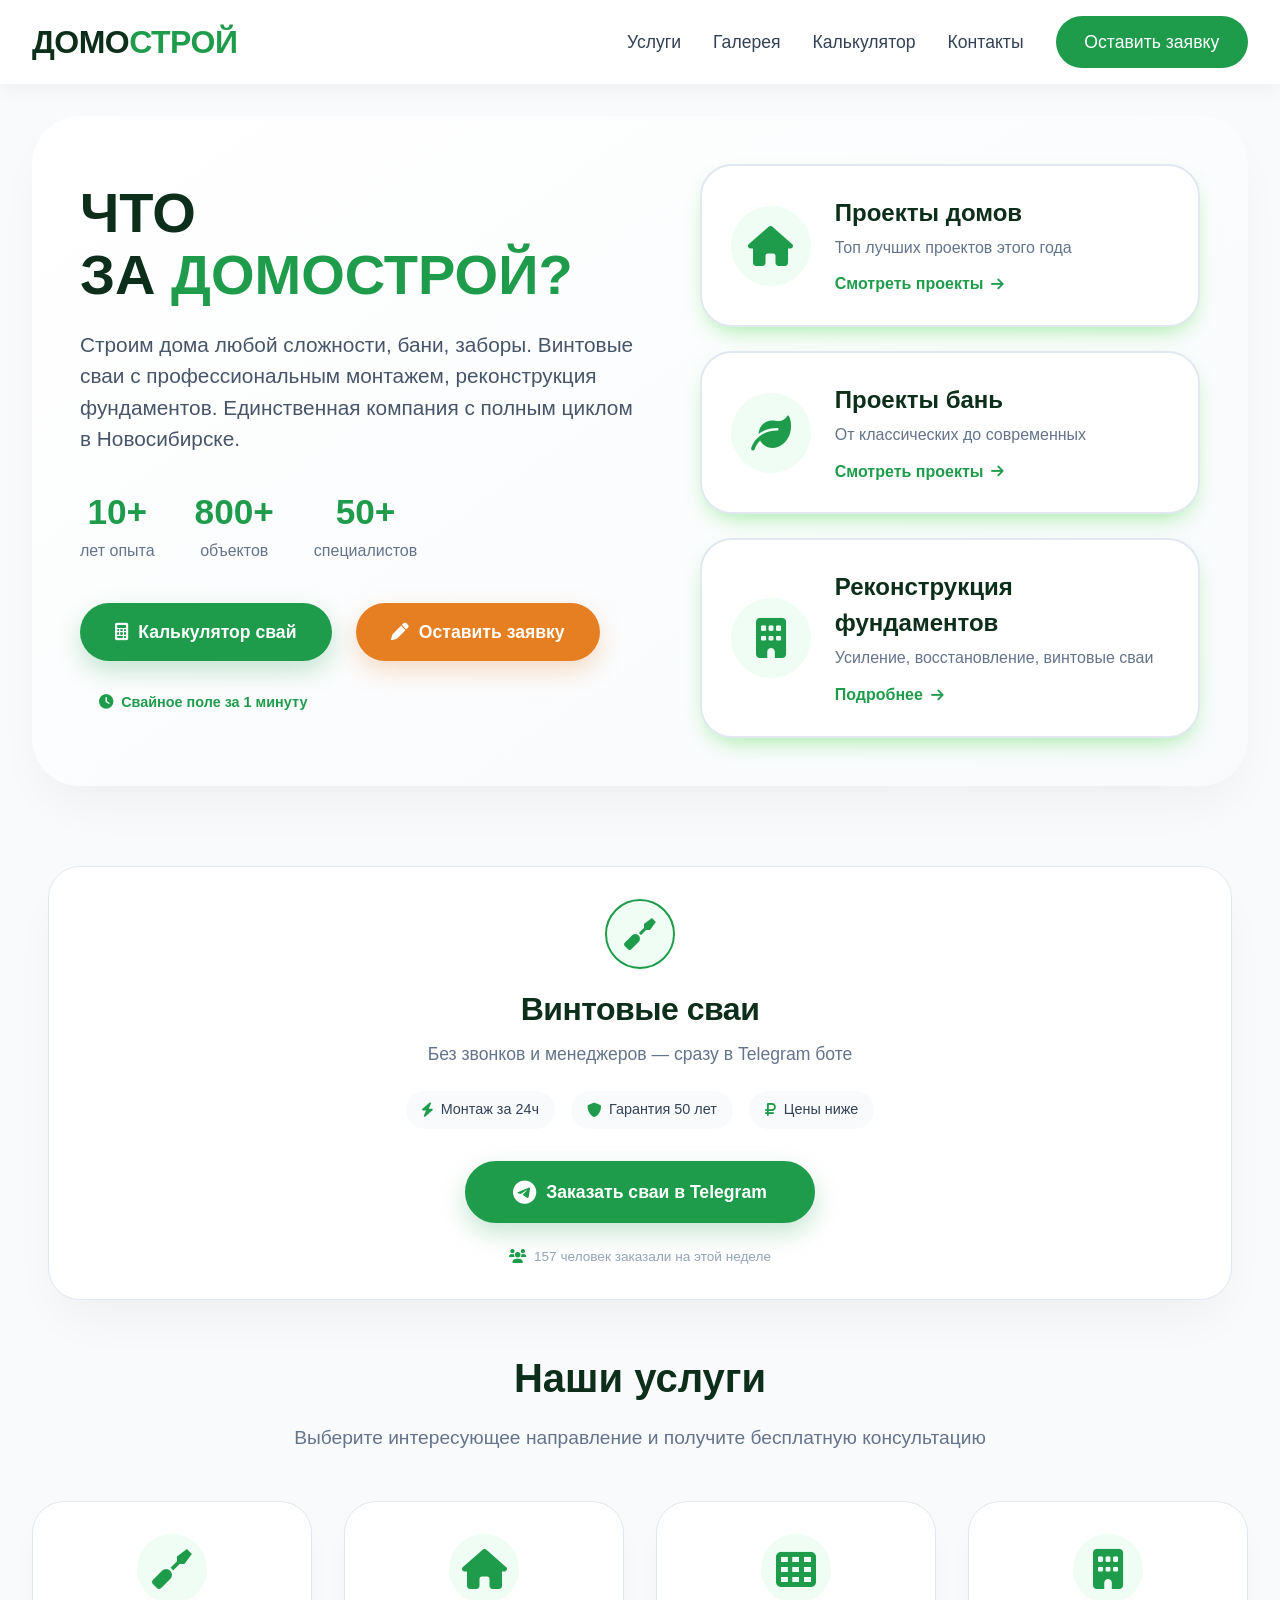
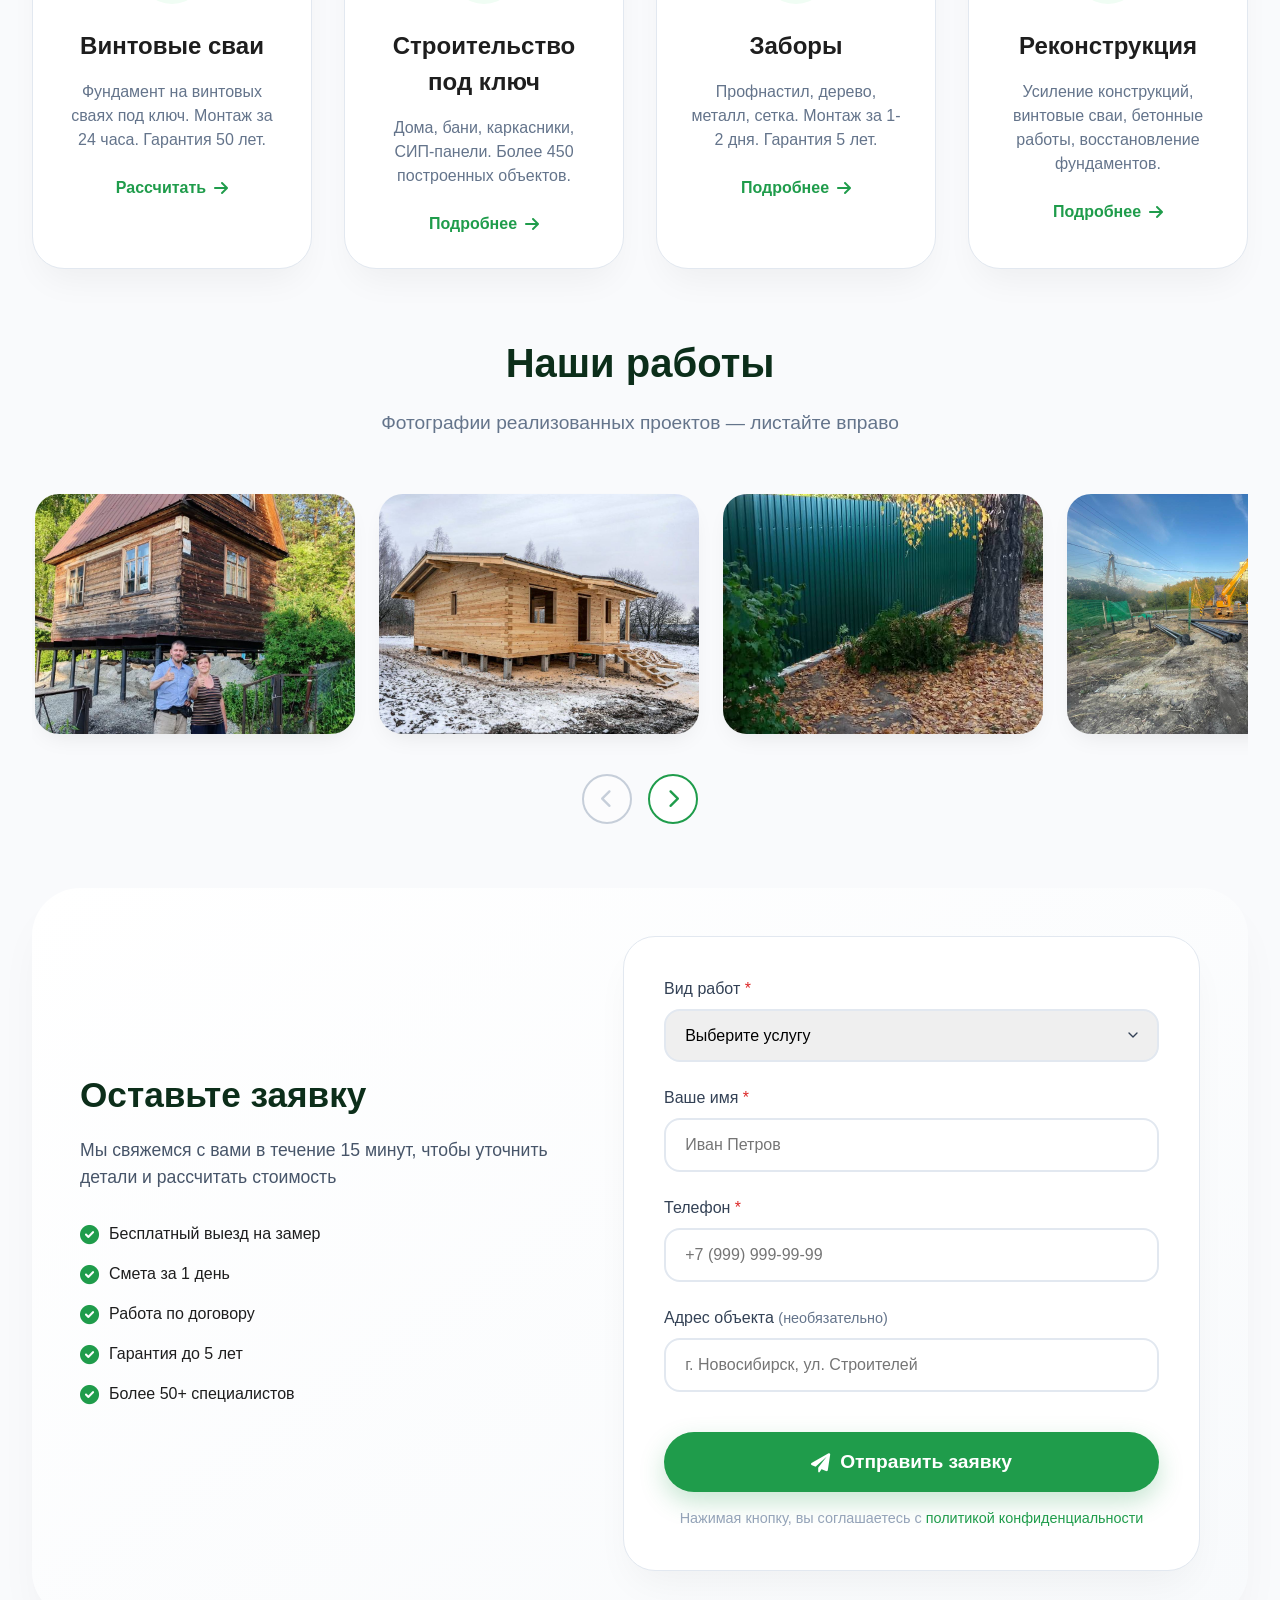
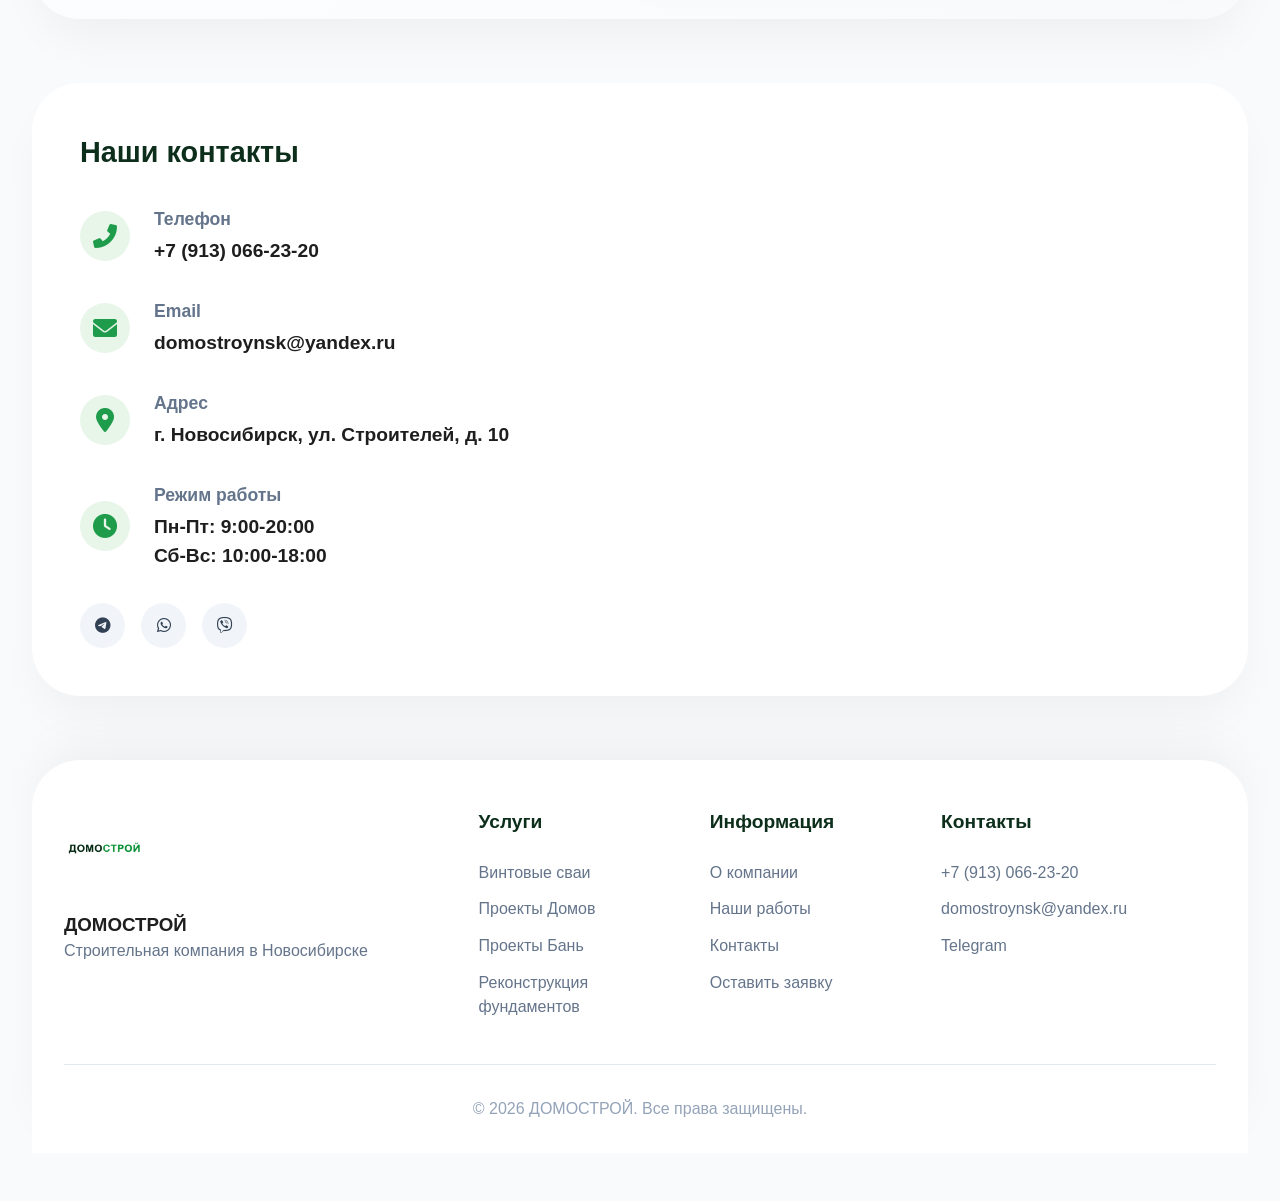
<file: index.html>
<!DOCTYPE html>
<html lang="ru">
<head>
    <meta charset="UTF-8">
    <meta name="viewport" content="width=device-width, initial-scale=1.0">
    <link rel="shortcut icon" href="/favicon.ico" type="image/x-icon">
    <title>ДОМОСТРОЙ • Строительная компания в Новосибирске</title>
    <link rel="stylesheet" href="https://cdnjs.cloudflare.com/ajax/libs/font-awesome/6.0.0-beta3/css/all.min.css">
    <style>
        * { 
            margin: 0; 
            padding: 0; 
            box-sizing: border-box; 
        }
        
        body {
            font-family: 'Inter', -apple-system, BlinkMacSystemFont, 'Segoe UI', sans-serif;
            background: #f9fafc;
            color: #1e1e1e;
            line-height: 1.5;
        }
        
        /* ===== НАВИГАЦИЯ ===== */
        .navbar {
            background: white;
            box-shadow: 0 4px 20px rgba(0,0,0,0.05);
            position: sticky;
            top: 0;
            z-index: 100;
        }

        .nav-container {
            max-width: 1400px;
            margin: 0 auto;
            padding: 1rem 2rem;
            display: flex;
            justify-content: space-between;
            align-items: center;
            flex-wrap: wrap;
        }

        .nav-logo {
            display: flex;
            align-items: center;
        }

        .logo-text {
            font-size: 2rem;
            font-weight: 800;
            letter-spacing: -0.5px;
            line-height: 1.2;
        }

        .logo-dark {
            color: #0c2e1a;  /* темно-зеленый */
        }

        .logo-light {
            color: #1f9c4b;  /* светло-зеленый */
        }

        .nav-links {
            display: flex;
            gap: 2rem;
            align-items: center;
            flex-wrap: wrap;
        }

        .nav-links a {
            text-decoration: none;
            color: #334155;
            font-weight: 500;
            transition: 0.2s;
            font-size: 1.1rem;
        }

        .nav-links a:hover {
            color: #1f9c4b;
        }

        .nav-button {
            background: #1f9c4b;
            color: white !important;
            padding: 0.8rem 1.8rem;
            border-radius: 100px;
        }

        .nav-button:hover {
            background: #24b155;
            color: white !important;
        }
        
        /* ===== ОСНОВНОЙ КОНТЕЙНЕР ===== */
        .main-container {
            max-width: 1400px;
            margin: 0 auto;
            padding: 2rem 2rem 3rem;
        }
        
        /* ===== ХЕРО СЕКЦИЯ ===== */
        .hero-section {
            display: flex;
            align-items: center;
            gap: 4rem;
            margin-bottom: 5rem;
            background: linear-gradient(145deg, #ffffff, #f8fafc);
            border-radius: 48px;
            padding: 3rem;
            box-shadow: 0 25px 50px -12px rgba(0,0,0,0.05);
        }
        
        .hero-content {
            flex: 1;
        }
        
        .hero-content h1 {
            font-size: 3.5rem;
            font-weight: 800;
            line-height: 1.1;
            margin-bottom: 1.5rem;
            color: #0c2e1a;
        }
        
        .hero-content .highlight {
            color: #1f9c4b;
        }
        
        .hero-content p {
            font-size: 1.3rem;
            color: #475569;
            margin-bottom: 2rem;
            max-width: 600px;
        }
        
        .hero-stats {
            display: flex;
            gap: 2.5rem;
            margin-bottom: 2.5rem;
        }
        
        .stat-item {
            text-align: center;
        }
        
        .stat-number {
            font-size: 2.2rem;
            font-weight: 800;
            color: #1f9c4b;
        }
        
        .stat-label {
            color: #64748b;
            font-size: 1rem;
        }
        
        .hero-buttons {
            display: flex;
            gap: 1.5rem;
            flex-wrap: wrap;
        }
        
        .hero-image {
            flex: 1;
            border-radius: 32px;
            overflow: hidden;
            box-shadow: 0 30px 50px -20px rgba(0,0,0,0.2);
        }
        
        .hero-image img {
            width: 100%;
            height: auto;
            display: block;
        }
        
        /* ===== КНОПКИ ===== */
        .btn {
            display: inline-flex;
            align-items: center;
            justify-content: center;
            gap: 10px;
            padding: 1rem 2.2rem;
            border-radius: 100px;
            font-size: 1.1rem;
            font-weight: 600;
            text-decoration: none;
            transition: all 0.25s ease;
            border: none;
            cursor: pointer;
        }
        
        .btn-primary {
            background: #1f9c4b;
            color: white;
            box-shadow: 0 10px 25px rgba(31,156,75,0.25);
        }
        
        .btn-primary:hover {
            background: #24b155;
            transform: scale(1.02);
            box-shadow: 0 15px 30px rgba(31,156,75,0.4);
        }
        
        .btn-secondary {
            background: #e67e22;
            color: white;
            box-shadow: 0 10px 25px rgba(230,126,34,0.25);
        }
        
        .btn-secondary:hover {
            background: #f39c12;
            transform: scale(1.02);
            box-shadow: 0 15px 30px rgba(230,126,34,0.4);
        }
        
        .btn-outline {
            background: transparent;
            border: 2px solid #1f9c4b;
            color: #1f9c4b;
        }
        
        .btn-outline:hover {
            background: #1f9c4b;
            color: white;
        }
        
        /* ===== СЕКЦИИ ===== */
        .section-title {
            font-size: 2.5rem;
            font-weight: 700;
            text-align: center;
            margin-bottom: 1rem;
            color: #0c2e1a;
        }
        
        .section-subtitle {
            text-align: center;
            color: #64748b;
            font-size: 1.2rem;
            max-width: 700px;
            margin: 0 auto 3rem;
        }
        
        /* ===== УСЛУГИ ===== */
        .services-grid {
            display: grid;
            grid-template-columns: repeat(auto-fit, minmax(280px, 1fr));
            gap: 2rem;
            margin: 3rem 0;
        }
        
        .service-card {
            background: white;
            border-radius: 32px;
            padding: 2rem;
            box-shadow: 0 20px 35px -10px rgba(0,0,0,0.05);
            border: 1px solid #e2e8f0;
            transition: 0.3s;
            text-decoration: none;
            color: inherit;
            display: block;
            text-align: center;
        }
        
        .service-card:hover {
            transform: translateY(-5px);
            box-shadow: 0 30px 45px -15px rgba(31,156,75,0.15);
            border-color: #1f9c4b;
        }
        
        .service-icon {
            width: 70px;
            height: 70px;
            background: #f0fdf4;
            border-radius: 50%;
            display: flex;
            align-items: center;
            justify-content: center;
            margin: 0 auto 1.5rem;
        }
        
        .service-icon i {
            font-size: 2.5rem;
            color: #1f9c4b;
        }
        
        .service-card h3 {
            font-size: 1.5rem;
            margin-bottom: 1rem;
        }
        
        .service-card p {
            color: #64748b;
            margin-bottom: 1.5rem;
        }
        
        .service-link {
            color: #1f9c4b;
            font-weight: 600;
            display: inline-flex;
            align-items: center;
            gap: 8px;
        }
        
        /* ===== ГОРИЗОНТАЛЬНАЯ ГАЛЕРЕЯ ===== */
        .gallery-section {
            margin: 4rem 0;
        }
        
        .gallery-container {
            position: relative;
            margin-top: 2rem;
        }
        
        .gallery-scroll {
            display: flex;
            gap: 1.5rem;
            overflow-x: auto;
            scroll-behavior: smooth;
            padding: 0.5rem 0.2rem 1.5rem 0.2rem;
            scrollbar-width: thin;
            scrollbar-color: #1f9c4b #e2e8f0;
        }
        
        .gallery-scroll::-webkit-scrollbar {
            height: 8px;
        }
        
        .gallery-scroll::-webkit-scrollbar-track {
            background: #e2e8f0;
            border-radius: 10px;
        }
        
        .gallery-scroll::-webkit-scrollbar-thumb {
            background: #1f9c4b;
            border-radius: 10px;
        }
        
        .gallery-scroll::-webkit-scrollbar-thumb:hover {
            background: #24b155;
        }
        
        .gallery-item {
            flex: 0 0 320px;
            position: relative;
            border-radius: 24px;
            overflow: hidden;
            aspect-ratio: 4/3;
            cursor: pointer;
            box-shadow: 0 10px 25px -10px rgba(0,0,0,0.1);
            transition: 0.3s;
        }
        
        .gallery-item:hover {
            transform: translateY(-5px) scale(1.02);
            box-shadow: 0 20px 35px -15px rgba(31,156,75,0.3);
        }
        
        .gallery-item img {
            width: 100%;
            height: 100%;
            object-fit: cover;
            display: block;
        }
        
        .gallery-overlay {
            position: absolute;
            bottom: 0;
            left: 0;
            right: 0;
            background: linear-gradient(to top, rgba(0,0,0,0.8), transparent);
            color: white;
            padding: 1.5rem 1rem 1rem;
            transform: translateY(100%);
            transition: 0.3s;
        }
        
        .gallery-item:hover .gallery-overlay {
            transform: translateY(0);
        }
        
        .gallery-overlay h4 {
            font-size: 1.2rem;
            margin-bottom: 0.3rem;
        }
        
        .gallery-overlay p {
            font-size: 0.9rem;
            opacity: 0.9;
        }
        
        .gallery-nav {
            display: flex;
            justify-content: center;
            gap: 1rem;
            margin-top: 1rem;
        }
        
        .gallery-nav-btn {
            width: 50px;
            height: 50px;
            border-radius: 50%;
            background: white;
            border: 2px solid #1f9c4b;
            color: #1f9c4b;
            font-size: 1.2rem;
            cursor: pointer;
            transition: 0.2s;
            display: flex;
            align-items: center;
            justify-content: center;
        }
        
        .gallery-nav-btn:hover {
            background: #1f9c4b;
            color: white;
        }
        
        .gallery-nav-btn:disabled {
            opacity: 0.5;
            cursor: not-allowed;
            border-color: #94a3b8;
            color: #94a3b8;
        }
        
        /* ===== ФОРМА ЗАЯВКИ ===== */
        .form-section {
            background: linear-gradient(145deg, #ffffff, #f8fafc);
            border-radius: 48px;
            padding: 3rem;
            margin: 4rem 0;
            box-shadow: 0 25px 50px -12px rgba(0,0,0,0.05);
        }
        
        .form-container {
            display: flex;
            gap: 3rem;
            align-items: center;
        }
        
        .form-info {
            flex: 1;
        }
        
        .form-info h2 {
            font-size: 2.2rem;
            margin-bottom: 1rem;
            color: #0c2e1a;
        }
        
        .form-info p {
            color: #475569;
            margin-bottom: 2rem;
            font-size: 1.1rem;
        }
        
        .form-benefits {
            display: flex;
            flex-direction: column;
            gap: 1rem;
        }
        
        .form-benefit {
            display: flex;
            align-items: center;
            gap: 10px;
        }
        
        .form-benefit i {
            color: #1f9c4b;
            font-size: 1.2rem;
        }
        
        .form-wrapper {
            flex: 1;
            background: white;
            padding: 2.5rem;
            border-radius: 32px;
            box-shadow: 0 20px 40px -10px rgba(0,0,0,0.05);
            border: 1px solid #e2e8f0;
        }
        
        .form-group {
            margin-bottom: 1.5rem;
        }
        
        .form-group label {
            display: block;
            margin-bottom: 0.5rem;
            font-weight: 500;
            color: #334155;
        }
        
        .form-control {
            width: 100%;
            padding: 1rem 1.2rem;
            border: 2px solid #e2e8f0;
            border-radius: 16px;
            font-size: 1rem;
            transition: 0.2s;
            font-family: inherit;
        }
        
        .form-control:focus {
            outline: none;
            border-color: #1f9c4b;
        }
        
        select.form-control {
            appearance: none;
            background-image: url("data:image/svg+xml,%3Csvg xmlns='http://www.w3.org/2000/svg' width='16' height='16' viewBox='0 0 24 24' fill='none' stroke='%23334155' stroke-width='2' stroke-linecap='round' stroke-linejoin='round'%3E%3Cpolyline points='6 9 12 15 18 9'%3E%3C/polyline%3E%3C/svg%3E");
            background-repeat: no-repeat;
            background-position: right 1rem center;
            background-size: 1rem;
        }
        
        .form-row {
            display: grid;
            grid-template-columns: 1fr 1fr;
            gap: 1rem;
        }
        
        .form-submit {
            width: 100%;
            padding: 1.2rem;
            font-size: 1.2rem;
            margin-top: 1rem;
        }
        
        .form-note {
            text-align: center;
            color: #94a3b8;
            font-size: 0.9rem;
            margin-top: 1rem;
        }
        
        .form-note a {
            color: #1f9c4b;
            text-decoration: none;
        }
        
        /* ===== КОНТАКТЫ ===== */
        .contact-section {
            display: grid;
            grid-template-columns: 1fr 1fr;
            gap: 3rem;
            background: white;
            border-radius: 48px;
            padding: 3rem;
            box-shadow: 0 25px 50px -12px rgba(0,0,0,0.05);
            margin: 4rem 0;
        }
        
        .contact-info h3 {
            font-size: 1.8rem;
            margin-bottom: 2rem;
            color: #0c2e1a;
        }
        
        .contact-item {
            display: flex;
            gap: 1.5rem;
            margin-bottom: 2rem;
            align-items: center;
        }
        
        .contact-icon {
            width: 50px;
            height: 50px;
            background: #e8f5e9;
            border-radius: 50%;
            display: flex;
            align-items: center;
            justify-content: center;
        }
        
        .contact-icon i {
            font-size: 1.5rem;
            color: #1f9c4b;
        }
        
        .contact-text h4 {
            font-size: 1.1rem;
            color: #64748b;
            margin-bottom: 0.3rem;
        }
        
        .contact-text p {
            font-size: 1.2rem;
            font-weight: 600;
        }
        
        .contact-text a {
            color: #1e1e1e;
            text-decoration: none;
        }
        
        .contact-text a:hover {
            color: #1f9c4b;
        }
        
        .contact-social {
            display: flex;
            gap: 1rem;
            margin-top: 2rem;
        }
        
        .social-link {
            width: 45px;
            height: 45px;
            background: #f1f5f9;
            border-radius: 50%;
            display: flex;
            align-items: center;
            justify-content: center;
            color: #334155;
            text-decoration: none;
            transition: 0.2s;
        }
        
        .social-link:hover {
            background: #1f9c4b;
            color: white;
        }
        
        .contact-map {
            border-radius: 32px;
            overflow: hidden;
            height: 100%;
            min-height: 350px;
        }
        
        .contact-map iframe {
            width: 100%;
            height: 100%;
            border: 0;
        }
        
        /* ===== ФУТЕР ===== */
        .footer {
            background: white;
            border-radius: 48px 48px 0 0;
            padding: 3rem 2rem 2rem;
            margin-top: 3rem;
            box-shadow: 0 -25px 50px -12px rgba(0,0,0,0.05);
        }
        
        .footer-container {
            max-width: 1400px;
            margin: 0 auto;
            display: grid;
            grid-template-columns: 2fr 1fr 1fr 1.5fr;
            gap: 3rem;
        }
        
        .footer-logo img {
            height: 80px;
            width: auto;
            margin-bottom: 1rem;
        }
        
        .footer-logo p {
            color: #64748b;
        }
        
        .footer-links h4 {
            font-size: 1.2rem;
            margin-bottom: 1.5rem;
            color: #0c2e1a;
        }
        
        .footer-links a {
            display: block;
            color: #64748b;
            text-decoration: none;
            margin-bottom: 0.8rem;
            transition: 0.2s;
        }
        
        .footer-links a:hover {
            color: #1f9c4b;
        }
        
        .footer-bottom {
            text-align: center;
            padding-top: 2rem;
            margin-top: 2rem;
            border-top: 1px solid #e2e8f0;
            color: #94a3b8;
        }
        
        /* ===== УВЕДОМЛЕНИЯ ===== */
        .notification {
            position: fixed;
            top: 20px;
            right: 20px;
            background: white;
            border-radius: 16px;
            padding: 1.2rem 1.5rem;
            box-shadow: 0 20px 40px rgba(0,0,0,0.1);
            border-left: 4px solid #1f9c4b;
            z-index: 1000;
            transform: translateX(400px);
            transition: 0.3s;
            max-width: 350px;
        }
        
        .notification.show {
            transform: translateX(0);
        }
        
        .notification.error {
            border-left-color: #dc2626;
        }
        
        .notification-content {
            display: flex;
            align-items: center;
            gap: 1rem;
        }
        
        .notification i {
            font-size: 1.5rem;
            color: #1f9c4b;
        }
        
        .notification.error i {
            color: #dc2626;
        }
        
        .notification p {
            font-weight: 500;
        }
        
        /* ===== АДАПТИВНОСТЬ ===== */
        @media (max-width: 1000px) {
            .hero-section {
                flex-direction: column;
                padding: 2rem;
            }
            
            .form-container {
                flex-direction: column;
            }
            
            .contact-section {
                grid-template-columns: 1fr;
            }
            
            .footer-container {
                grid-template-columns: 1fr 1fr;
                gap: 2rem;
            }
            
            .nav-links {
                gap: 1rem;
            }
            
            .gallery-item {
                flex: 0 0 280px;
            }
        }
        
        @media (max-width: 700px) {
            .nav-container {
                flex-direction: column;
                gap: 1rem;
            }
            
            .nav-links {
                justify-content: center;
            }
            
            .hero-content h1 {
                font-size: 2.5rem;
            }
            
            .hero-stats {
                flex-wrap: wrap;
                gap: 1.5rem;
            }
            
            .form-row {
                grid-template-columns: 1fr;
            }
            
            .footer-container {
                grid-template-columns: 1fr;
            }
            
            .section-title {
                font-size: 2rem;
            }
            
            .gallery-item {
                flex: 0 0 260px;
            }
        }
        /* ===== НОВЫЕ КАРТОЧКИ-КНОПКИ ===== */
        .hero-buttons-grid {
            flex: 1;
            display: flex;
            flex-direction: column;
            gap: 1.5rem;
            max-width: 500px;
        }

        .project-card {
            background: white;
            border: 2px solid #e2e8f0;
            border-radius: 32px;
            padding: 1.8rem;
            text-decoration: none;
            color: inherit;
            display: flex;
            align-items: center;
            gap: 1.5rem;
            transition: all 0.3s ease;
            box-shadow: 0 10px 25px -10px rgba(4, 209, 4, 0.445);
        }

        .project-card.wide {
            width: 100%;
        }

        /* Эффект при наведении - свечение и заливка */
        .project-card:hover {
            transform: translateY(-5px);
            border-color: #1f9c4b;
            /* Внешнее свечение */
            box-shadow: 0 20px 35px -15px rgba(31, 156, 75, 0.4),
                        0 0 0 2px rgba(31, 156, 75, 0.2),
                        0 0 20px 5px rgba(31, 156, 75, 0.15);
            /* Легкая заливка фона */
            background: linear-gradient(145deg, #ffffff, #f0fff4);
        }

        .project-icon {
            width: 80px;
            height: 80px;
            background: #f0fdf4;
            border-radius: 50%;
            display: flex;
            align-items: center;
            justify-content: center;
            flex-shrink: 0;
        }

        .project-icon i {
            font-size: 2.5rem;
            color: #1f9c4b;
        }

        .project-content {
            flex: 1;
        }

        .project-content h3 {
            font-size: 1.5rem;
            font-weight: 700;
            color: #0c2e1a;
            margin-bottom: 0.3rem;
        }

        .project-content p {
            color: #64748b;
            font-size: 1rem;
            margin-bottom: 0.8rem;
        }

        .project-link {
            color: #1f9c4b;
            font-weight: 600;
            font-size: 1rem;
            display: inline-flex;
            align-items: center;
            gap: 0.5rem;
        }

        .project-link i {
            font-size: 0.9rem;
            transition: transform 0.2s;
        }

        .project-card:hover .project-link i {
            transform: translateX(5px);
        }

        /* Адаптивность */
        @media (max-width: 1000px) {
            .hero-buttons-grid {
                width: 100%;
                max-width: 100%;
            }
        }

        @media (max-width: 700px) {
            .project-card {
                padding: 1.2rem;
                gap: 1rem;
            }
            
            .project-icon {
                width: 60px;
                height: 60px;
            }
            
            .project-icon i {
                font-size: 2rem;
            }
            
            .project-content h3 {
                font-size: 1.2rem;
            }
            
            .project-content p {
                font-size: 0.9rem;
            }
        }
            /* ===== МОБИЛЬНЫЕ ФИКСЫ ДЛЯ ФОРМЫ ===== */
    @media (max-width: 700px) {
        /* Форма заявки */
        .form-section {
            padding: 1.5rem !important;
            border-radius: 32px !important;
            margin: 2rem 0 !important;
        }
        
        .form-container {
            flex-direction: column !important;
            gap: 1.5rem !important;
        }
        
        .form-info h2 {
            font-size: 1.8rem !important;
            text-align: center;
        }
        
        .form-info p {
            text-align: center;
            font-size: 1rem !important;
        }
        
        .form-benefits {
            display: grid !important;
            grid-template-columns: 1fr 1fr !important;
            gap: 0.8rem !important;
        }
        
        .form-benefit {
            font-size: 0.9rem !important;
            background: #f8fafc;
            padding: 0.5rem;
            border-radius: 16px;
            justify-content: center;
        }
        
        .form-benefit i {
            font-size: 1rem !important;
        }
        
        .form-wrapper {
            padding: 1.5rem !important;
            border-radius: 24px !important;
        }
        
        .form-group {
            margin-bottom: 1rem !important;
        }
        
        .form-control {
            padding: 0.8rem 1rem !important;
            font-size: 0.95rem !important;
        }
        
        .form-row {
            grid-template-columns: 1fr !important;
            gap: 0.8rem !important;
        }
        
        .form-submit {
            padding: 1rem !important;
            font-size: 1.1rem !important;
        }
        
        .form-note {
            font-size: 0.8rem !important;
        }
        
        /* Убираем большие отступы */
        .main-container {
            padding: 1rem 1rem 2rem !important;
        }
        
        /* Уменьшаем заголовки */
        .section-title {
            font-size: 1.8rem !important;
        }
        
        .section-subtitle {
            font-size: 1rem !important;
            margin-bottom: 2rem !important;
        }
    }

    /* Для совсем маленьких телефонов */
    @media (max-width: 480px) {
        .form-benefits {
            grid-template-columns: 1fr !important;
        }
        
        .form-info h2 {
            font-size: 1.5rem !important;
        }
        
        .form-benefit {
            justify-content: flex-start !important;
            padding: 0.5rem 1rem !important;
        }
    }
    /* ===== МОБИЛЬНЫЕ ФИКСЫ ДЛЯ ХЕРО БЛОКА ===== */
@media (max-width: 1000px) {
    .hero-section {
        flex-direction: column !important;
        padding: 1.5rem !important;
        gap: 2rem !important;
    }
    
    .hero-content h1 {
        font-size: 2.2rem !important;
        text-align: center;
    }
    
    .hero-content p {
        font-size: 1.1rem !important;
        text-align: center;
        margin-left: auto;
        margin-right: auto;
    }
    
    .hero-stats {
        justify-content: center !important;
    }
    
    .hero-buttons {
        justify-content: center !important;
    }
    
    .hero-buttons .btn {
        width: 100% !important;
        max-width: 280px !important;
    }
    
    /* Карточки проектов */
    .hero-buttons-grid {
        width: 100% !important;
        max-width: 100% !important;
    }
    
    .project-card {
        padding: 1rem !important;
        gap: 1rem !important;
    }
    
    .project-icon {
        width: 60px !important;
        height: 60px !important;
    }
    
    .project-icon i {
        font-size: 2rem !important;
    }
    
    .project-content h3 {
        font-size: 1.2rem !important;
        margin-bottom: 0.2rem !important;
    }
    
    .project-content p {
        font-size: 0.85rem !important;
        margin-bottom: 0.3rem !important;
    }
    
    .project-link {
        font-size: 0.9rem !important;
    }
}

    @media (max-width: 480px) {
        .hero-content h1 {
            font-size: 1.8rem !important;
        }
        
        .hero-stats {
            gap: 1rem !important;
        }
        
        .stat-number {
            font-size: 1.5rem !important;
        }
        
        .stat-label {
            font-size: 0.8rem !important;
        }
        
        .project-card {
            flex-direction: column !important;
            text-align: center !important;
            padding: 1.2rem !important;
        }
        
        .project-icon {
            margin-bottom: 0.5rem !important;
        }
        
        .hero-buttons .btn {
            max-width: 100% !important;
        }
    }
    /* ===== ГЛОБАЛЬНЫЕ МОБИЛЬНЫЕ ФИКСЫ ===== */
@media (max-width: 700px) {
    /* Убираем лишние паддинги */
    .main-container {
        padding-left: 1rem !important;
        padding-right: 1rem !important;
    }
    
    /* Контактная секция */
    .contact-section {
        padding: 1.5rem !important;
        border-radius: 32px !important;
        margin: 2rem 0 !important;
    }
    
    .contact-info h3 {
        font-size: 1.5rem !important;
        text-align: center;
    }
    
    .contact-item {
        flex-direction: column !important;
        text-align: center !important;
        gap: 0.5rem !important;
    }
    
    .contact-icon {
        margin: 0 auto !important;
    }
    
    .contact-social {
        justify-content: center !important;
    }
    
    /* Карта */
    .contact-map {
        min-height: 250px !important;
    }
    
    .contact-map iframe {
        height: 250px !important;
    }
    
    /* Футер */
    .footer {
        padding: 2rem 1.5rem 1.5rem !important;
        border-radius: 32px 32px 0 0 !important;
    }
    
    .footer-container {
        gap: 2rem !important;
    }
    
    .footer-logo h3 {
        font-size: 1.5rem !important;
    }
    
    /* Галерея */
    .gallery-item {
        flex: 0 0 260px !important;
    }
    
    .gallery-scroll {
        gap: 1rem !important;
        padding-bottom: 1rem !important;
    }
    
    .gallery-nav-btn {
        width: 40px !important;
        height: 40px !important;
    }
    
    /* Сетка услуг */
    .services-grid {
        grid-template-columns: 1fr !important;
        gap: 1rem !important;
    }
    
    .service-card {
        padding: 1.5rem !important;
    }
    
    .service-icon {
        width: 60px !important;
        height: 60px !important;
    }
    
    .service-icon i {
        font-size: 2rem !important;
    }
    
    .service-card h3 {
        font-size: 1.3rem !important;
    }
    
    /* Навигация */
    .navbar .nav-container {
        padding: 0.8rem 1rem !important;
    }
    
    .logo-text {
        font-size: 1.5rem !important;
    }
    
    .nav-links {
        gap: 0.8rem !important;
    }
    
    .nav-links a {
        font-size: 0.9rem !important;
    }
    
    .nav-button {
        padding: 0.5rem 1rem !important;
        font-size: 0.9rem !important;
        white-space: nowrap;
    }
}

    /* Фикс для очень маленьких экранов */
    @media (max-width: 380px) {
        .logo-text {
            font-size: 1.2rem !important;
        }
        
        .nav-button {
            padding: 0.4rem 0.6rem !important;
            font-size: 0.8rem !important;
        }
        
        .hero-content h1 {
            font-size: 1.5rem !important;
        }
        
        .btn {
            padding: 0.8rem 1.2rem !important;
            font-size: 0.9rem !important;
        }
    }
    /* ===== ЯКОРЬ С ОТСТУПОМ ===== */
#form, 
.form-section,
#contacts,
.gallery-section,
#services {
    scroll-margin-top: 100px;
}
@media (max-width: 700px) {
    #form, 
    .form-section,
    #contacts,
    .gallery-section,
    #services {
        scroll-margin-top: 80px;
    }
}
    
    </style>
</head>
<body>
    <!-- НАВИГАЦИЯ -->
    <div class="navbar">
        <div class="nav-container">
            <div class="nav-logo">
                <a href="index.html" style="text-decoration: none; display: block;">
                    <div class="logo-text">
                        <span class="logo-dark">ДОМО</span><span class="logo-light">СТРОЙ</span>
                    </div>
                </a>
            </div>
            <div class="nav-links">
                <a href="#services">Услуги</a>
                <a href="#gallery">Галерея</a>
                <a href="calculator.html">Калькулятор</a>
                <a href="#contacts">Контакты</a>
                <a href="#form" class="nav-button">Оставить заявку</a>
            </div>
        </div>
    </div>

    <!-- ОСНОВНОЙ КОНТЕЙНЕР -->
    <div class="main-container">
    <!-- ХЕРО СЕКЦИЯ -->
    <div class="hero-section">
        <div class="hero-content">
            <h1>ЧТО<br>ЗА <span class="highlight">ДОМОСТРОЙ?<br></span></h1>
            <p>Строим дома любой сложности, бани, заборы. Винтовые сваи с профессиональным монтажем, реконструкция фундаментов. Единственная компания с полным циклом в Новосибирске.</p>
            
            <div class="hero-stats">
                <div class="stat-item">
                    <div class="stat-number">10+</div>
                    <div class="stat-label">лет опыта</div>
                </div>
                <div class="stat-item">
                    <div class="stat-number">800+</div>
                    <div class="stat-label">объектов</div>
                </div>
                <div class="stat-item">
                    <div class="stat-number">50+</div>
                    <div class="stat-label">специалистов</div>
                </div>
            </div>
            
            <div class="hero-buttons">
                <a href="calculator.html" class="btn btn-primary">
                    <i class="fas fa-calculator"></i> Калькулятор свай
                </a>
                <a href="#form" class="btn btn-secondary">
                    <i class="fas fa-pen"></i> Оставить заявку
                </a>
            </div>
                        <!-- ПРИВЛЕКАЮЩИЙ ТЕКСТ ПОД КНОПКАМИ -->
            <div style="margin-top: 1.5rem; display: flex; gap: 1rem; flex-wrap: wrap;">
                <span style="color: #1f9c4b; padding: 0.4rem 1.2rem; border-radius: 100px; font-size: 0.9rem; font-weight: 600; display: inline-flex; align-items: center; gap: 0.5rem;">
                    <i class="fas fa-clock" style="color: #1f9c4b;"></i> Свайное поле за 1 минуту
            </div>
        </div>
    
    <!-- НОВЫЙ БЛОК С КНОПКАМИ ВМЕСТО ИЗОБРАЖЕНИЯ -->
    <div class="hero-buttons-grid">
        <!-- Верхний ряд (две кнопки) -->
        <a href="houses.html" class="project-card">
            <div class="project-icon">
                <i class="fas fa-home"></i>
            </div>
            <div class="project-content">
                <h3>Проекты домов</h3>
                <p>Топ лучших проектов этого года</p>
                <span class="project-link">Смотреть проекты <i class="fas fa-arrow-right"></i></span>
            </div>
        </a>
        
        <a href="baths.html" class="project-card">
            <div class="project-icon">
                <i class="fas fa-leaf"></i>
            </div>
            <div class="project-content">
                <h3>Проекты бань</h3>
                <p>От классических до современных</p>
                <span class="project-link">Смотреть проекты <i class="fas fa-arrow-right"></i></span>
            </div>
        </a>
        
        <!-- Нижняя кнопка (на всю ширину) -->
        <a href="reconstruction.html" class="project-card wide">
            <div class="project-icon">
                <i class="fas fa-building"></i>
            </div>
            <div class="project-content">
                <h3>Реконструкция фундаментов</h3>
                <p>Усиление, восстановление, винтовые сваи</p>
                <span class="project-link">Подробнее <i class="fas fa-arrow-right"></i></span>
            </div>
        </a>
    </div>
</div>
    <!-- БЛОК С КНОПКОЙ ТЕЛЕГРАМ ДЛЯ СВАЙ (АДАПТИВНЫЙ) -->
    <div style="max-width: 1400px; margin: 2rem auto 3rem auto; padding: 0 1rem;">
        <div style="background: rgb(255, 255, 255); border-radius: 32px; padding: 2rem 1.5rem; border: 1px solid #e2e8f0; box-shadow: 0 25px 50px -12px rgba(0,0,0,0.05); text-align: center; position: relative; overflow: hidden;">
            
            <!-- Декоративные элементы (меньше на мобилках) -->
            <div style="position: absolute; top: -10px; right: -10px; opacity: 0.03; font-size: 4rem; transform: rotate(10deg); color: #1f9c4b; display: none;">⛊⛊⛊</div>
            <div style="position: absolute; bottom: -20px; left: -10px; opacity: 0.03; font-size: 4rem; transform: rotate(-10deg); color: #1f9c4b; display: none;">⛊⛊⛊</div>
            
            <!-- Иконка -->
            <div style="background: #f0fdf4; width: 70px; height: 70px; border-radius: 50%; display: flex; align-items: center; justify-content: center; margin: 0 auto 1rem; border: 2px solid #1f9c4b;">
                <i class="fas fa-screwdriver" style="font-size: 2rem; color: #1f9c4b;"></i>
            </div>
            
            <!-- Заголовок -->
            <h3 style="font-size: 2rem; color: #0c2e1a; margin-bottom: 0.5rem; font-weight: 700; letter-spacing: -0.5px;">
                Винтовые сваи
            </h3>
            
            <p style="color: #64748b; margin-bottom: 1.5rem; font-size: 1.1rem; max-width: 500px; margin-left: auto; margin-right: auto;">
                Без звонков и менеджеров — сразу в Telegram боте
            </p>
            
            <!-- Преимущества в 2 колонки на мобилках -->
            <div style="display: flex; flex-wrap: wrap; justify-content: center; gap: 1rem; margin-bottom: 2rem;">
                <div style="display: flex; align-items: center; gap: 0.5rem; background: #f8fafc; padding: 0.5rem 1rem; border-radius: 100px;">
                    <i class="fas fa-bolt" style="color: #1f9c4b; font-size: 0.9rem;"></i>
                    <span style="color: #334155; font-weight: 500; font-size: 0.9rem;">Монтаж за 24ч</span>
                </div>
                <div style="display: flex; align-items: center; gap: 0.5rem; background: #f8fafc; padding: 0.5rem 1rem; border-radius: 100px;">
                    <i class="fas fa-shield-alt" style="color: #1f9c4b; font-size: 0.9rem;"></i>
                    <span style="color: #334155; font-weight: 500; font-size: 0.9rem;">Гарантия 50 лет</span>
                </div>
                <div style="display: flex; align-items: center; gap: 0.5rem; background: #f8fafc; padding: 0.5rem 1rem; border-radius: 100px;">
                    <i class="fas fa-ruble-sign" style="color: #1f9c4b; font-size: 0.9rem;"></i>
                    <span style="color: #334155; font-weight: 500; font-size: 0.9rem;">Цены ниже</span>
                </div>
            </div>
            
            <!-- Адаптивная кнопка Telegram -->
            <style>
                .telegram-btn-mobile {
                    display: inline-flex;
                    align-items: center;
                    justify-content: center;
                    gap: 10px;
                    background: #1f9c4b;
                    color: white;
                    padding: 1rem 1.5rem;
                    border-radius: 100px;
                    font-size: 1.1rem;
                    font-weight: 600;
                    text-decoration: none;
                    border: 2px solid #1f9c4b;
                    transition: all 0.3s ease;
                    box-shadow: 0 10px 25px rgba(31,156,75,0.25);
                    width: 100%;
                    max-width: 350px;
                    margin: 0 auto;
                }
                
                .telegram-btn-mobile i {
                    font-size: 1.5rem;
                }
                
                .telegram-btn-mobile:hover {
                    background: white;
                    color: #1f9c4b;
                }
                
                @media (max-width: 480px) {
                    .telegram-btn-mobile {
                        padding: 0.9rem 1rem;
                        font-size: 1rem;
                    }
                }
            </style>
            
            <div style="text-align: center;">
                <a href="https://t.me/stroyd0m_bot" target="_blank" class="telegram-btn-mobile">
                    <i class="fab fa-telegram"></i> 
                    Заказать сваи в Telegram
                </a>
            </div>
            
            <!-- Дополнительный текст -->
            <p style="color: #94a3b8; margin-top: 1.5rem; font-size: 0.85rem; display: flex; align-items: center; justify-content: center; gap: 0.5rem; flex-wrap: wrap;">
                <i class="fas fa-users" style="color: #1f9c4b;"></i>
                <span>157 человек заказали на этой неделе</span>
            </p>
        </div>
    </div>

    <!-- УСЛУГИ -->
    <div id="services">

        <!-- УСЛУГИ -->
        <div id="services">
            <h2 class="section-title">Наши услуги</h2>
            <p class="section-subtitle">Выберите интересующее направление и получите бесплатную консультацию</p>
            
            <div class="services-grid">
                <a href="calculator.html" class="service-card">
                    <div class="service-icon">
                        <i class="fas fa-screwdriver"></i>
                    </div>
                    <h3>Винтовые сваи</h3>
                    <p>Фундамент на винтовых сваях под ключ. Монтаж за 24 часа. Гарантия 50 лет.</p>
                    <div class="service-link">
                        <span>Рассчитать</span>
                        <i class="fas fa-arrow-right"></i>
                    </div>
                </a>
                
                <a href="houses.html" class="service-card">
                    <div class="service-icon">
                        <i class="fas fa-home"></i>
                    </div>
                    <h3>Строительство под ключ</h3>
                    <p>Дома, бани, каркасники, СИП-панели. Более 450 построенных объектов.</p>
                    <div class="service-link">
                        <span>Подробнее</span>
                        <i class="fas fa-arrow-right"></i>
                    </div>
                </a>
                
                <a href="#form" class="service-card">
                    <div class="service-icon">
                        <i class="fas fa-th"></i>
                    </div>
                    <h3>Заборы</h3>
                    <p>Профнастил, дерево, металл, сетка. Монтаж за 1-2 дня. Гарантия 5 лет.</p>
                    <div class="service-link">
                        <span>Подробнее</span>
                        <i class="fas fa-arrow-right"></i>
                    </div>
                </a>
                
                <a href="reconstruction.html" class="service-card">
                    <div class="service-icon">
                        <i class="fas fa-building"></i>
                    </div>
                    <h3>Реконструкция</h3>
                    <p>Усиление конструкций, винтовые сваи, бетонные работы, восстановление фундаментов.</p>
                    <div class="service-link">
                        <span>Подробнее</span>
                        <i class="fas fa-arrow-right"></i>
                    </div>
                </a>
            </div>
        </div>

        <!-- ГОРИЗОНТАЛЬНАЯ ГАЛЕРЕЯ ПРОЕКТОВ -->
        <div class="gallery-section" id="gallery">
            <h2 class="section-title">Наши работы</h2>
            <p class="section-subtitle">Фотографии реализованных проектов — листайте вправо</p>
            
            <div class="gallery-container">
                <div class="gallery-scroll" id="galleryScroll">
                    <!-- Фото 1 -->
                    <div class="gallery-item">
                        <img src="images/1.jpg" alt="Винтовые сваи" onerror="this.src='https://images.pexels.com/photos/6284196/pexels-photo-6284196.jpeg?auto=compress&cs=tinysrgb&w=1260&h=750&dpr=2'">
                        <!-- Подписи удалены -->
                    </div>
                    
                    <!-- Фото 2 -->
                    <div class="gallery-item">
                        <img src="images/brus.jpg" alt="Дом из бруса" onerror="this.src='https://images.pexels.com/photos/1643383/pexels-photo-1643383.jpeg?auto=compress&cs=tinysrgb&w=1260&h=750&dpr=2'">
                        <!-- Подписи удалены -->
                    </div>
                    
                    <!-- Фото 3 -->
                    <div class="gallery-item">
                        <img src="images/2.jpg" alt="Забор из профнастила" onerror="this.src='https://images.pexels.com/photos/259588/pexels-photo-259588.jpeg?auto=compress&cs=tinysrgb&w=1260&h=750&dpr=2'">
                        <!-- Подписи удалены -->
                    </div>

                    <!-- Фото 3.1 -->
                    <div class="gallery-item">
                        <img src="images/kran.jpg" alt="Забор из профнастила" onerror="this.src='https://images.pexels.com/photos/259588/pexels-photo-259588.jpeg?auto=compress&cs=tinysrgb&w=1260&h=750&dpr=2'">
                        <!-- Подписи удалены -->
                    </div>

                    <!-- Фото Фундамент -->
                    <div class="gallery-item">
                        <img src="images/fun.jpg" alt="2-этажный дом" onerror="this.src='https://images.pexels.com/photos/1013412/pexels-photo-1013412.jpeg?auto=compress&cs=tinysrgb&w=1260&h=750&dpr=2'">
                        <!-- Подписи удалены -->
                    </div>
                    
                    <!-- Фото 4 -->
                    <div class="gallery-item">
                        <img src="images/4.jpg" alt="Реконструкция фундамента" onerror="this.src='https://images.pexels.com/photos/3998368/pexels-photo-3998368.jpeg?auto=compress&cs=tinysrgb&w=1260&h=750&dpr=2'">
                        <!-- Подписи удалены -->
                    </div>
                    
                    <!-- Фото 5 -->
                    <div class="gallery-item">
                        <img src="images/2dom.jpg" alt="2-этажный дом" onerror="this.src='https://images.pexels.com/photos/1013412/pexels-photo-1013412.jpeg?auto=compress&cs=tinysrgb&w=1260&h=750&dpr=2'">
                        <!-- Подписи удалены -->
                    </div>

                    <!-- Фото Фундамент2 -->
                    <div class="gallery-item">
                        <img src="images/fun2.jpg" alt="2-этажный дом" onerror="this.src='https://images.pexels.com/photos/1013412/pexels-photo-1013412.jpeg?auto=compress&cs=tinysrgb&w=1260&h=750&dpr=2'">
                        <!-- Подписи удалены -->
                    </div>  

                    <!-- Фото 6 -->
                    <div class="gallery-item">
                        <img src="images/modern.jpg" alt="Дом в модерн стиле" onerror="this.src='https://images.pexels.com/photos/106399/pexels-photo-106399.jpeg?auto=compress&cs=tinysrgb&w=1260&h=750&dpr=2'">
                        <!-- Подписи удалены -->
                    </div>
                    
                    <!-- Фото 7 -->
                    <div class="gallery-item">
                        <img src="images/tre.jpg" alt="Треугольный дом" onerror="this.src='https://images.pexels.com/photos/1013412/pexels-photo-1013412.jpeg?auto=compress&cs=tinysrgb&w=1260&h=750&dpr=2'">
                        <!-- Подписи удалены -->
                    </div>

                    <!-- Фото Фундамент3 -->
                    <div class="gallery-item">
                        <img src="images/fun3.jpg" alt="2-этажный дом" onerror="this.src='https://images.pexels.com/photos/1013412/pexels-photo-1013412.jpeg?auto=compress&cs=tinysrgb&w=1260&h=750&dpr=2'">
                        <!-- Подписи удалены -->
                    </div>
                    
                    <!-- Фото 8 -->
                    <div class="gallery-item">
                        <img src="images/3.jpg" alt="Два домика" onerror="this.src='https://images.pexels.com/photos/1013412/pexels-photo-1013412.jpeg?auto=compress&cs=tinysrgb&w=1260&h=750&dpr=2'">
                        <!-- Подписи удалены -->
                    </div>
                </div>
                
                <!-- Кнопки навигации -->
                <div class="gallery-nav">
                    <button class="gallery-nav-btn" id="galleryPrev"><i class="fas fa-chevron-left"></i></button>
                    <button class="gallery-nav-btn" id="galleryNext"><i class="fas fa-chevron-right"></i></button>
                </div>
            </div>
        </div>

        <!-- ФОРМА ЗАЯВКИ -->
        <div class="form-section" id="form">
            <div class="form-container">
                <div class="form-info">
                    <h2>Оставьте заявку</h2>
                    <p>Мы свяжемся с вами в течение 15 минут, чтобы уточнить детали и рассчитать стоимость</p>
                    
                    <div class="form-benefits">
                        <div class="form-benefit">
                            <i class="fas fa-check-circle"></i>
                            <span>Бесплатный выезд на замер</span>
                        </div>
                        <div class="form-benefit">
                            <i class="fas fa-check-circle"></i>
                            <span>Смета за 1 день</span>
                        </div>
                        <div class="form-benefit">
                            <i class="fas fa-check-circle"></i>
                            <span>Работа по договору</span>
                        </div>
                        <div class="form-benefit">
                            <i class="fas fa-check-circle"></i>
                            <span>Гарантия до 5 лет</span>
                        </div>
                        <div class="form-benefit">
                            <i class="fas fa-check-circle"></i>
                            <span>Более 50+ специалистов</span>
                        </div>
                    </div>
                    
                    <div style="margin-top: 2rem;">
                        <!-- Пустой div, можно добавить контент позже -->
                    </div>
                </div>
                
                <div class="form-wrapper">
                    <form id="applicationForm">
                        <div class="form-group">
                            <label>Вид работ <span style="color: #dc2626;">*</span></label>
                            <select class="form-control" id="service" required>
                                <option value="">Выберите услугу</option>
                                <option value="Винтовые сваи">Винтовые сваи</option>
                                <option value="Строительство под ключ">Строительство под ключ</option>
                                <option value="Заборы">Заборы</option>
                                <option value="Реконструкция">Реконструкция</option>
                            </select>
                        </div>
                        
                        <div class="form-group">
                            <label>Ваше имя <span style="color: #dc2626;">*</span></label>
                            <input type="text" class="form-control" id="name" placeholder="Иван Петров" required>
                        </div>
                        
                        <div class="form-group">
                            <label>Телефон <span style="color: #dc2626;">*</span></label>
                            <input type="tel" class="form-control" id="phone" placeholder="+7 (999) 999-99-99" required>
                        </div>
                        
                        <div class="form-group">
                            <label>Адрес объекта <span style="color: #64748b; font-size: 0.9rem; font-weight: normal;">(необязательно)</span></label>
                            <input type="text" class="form-control" id="address" placeholder="г. Новосибирск, ул. Строителей">
                            <p style="color: #94a3b8; font-size: 0.8rem; margin-top: 0.3rem;"></p>
                        </div>
                        
                        <button type="submit" class="btn btn-primary form-submit">
                            <i class="fas fa-paper-plane"></i> Отправить заявку
                        </button>
                        
                        <div class="form-note">
                            Нажимая кнопку, вы соглашаетесь с <a href="#">политикой конфиденциальности</a>
                        </div>
                    </form>
                </div>
            </div>
        </div>

        <!-- КОНТАКТЫ -->
        <div class="contact-section" id="contacts">
            <div class="contact-info">
                <h3>Наши контакты</h3>
                
                <div class="contact-item">
                    <div class="contact-icon">
                        <i class="fas fa-phone-alt"></i>
                    </div>
                    <div class="contact-text">
                        <h4>Телефон</h4>
                        <p><a href="tel:+79130662320">+7 (913) 066-23-20</a></p>
                    </div>
                </div>
                
                <div class="contact-item">
                    <div class="contact-icon">
                        <i class="fas fa-envelope"></i>
                    </div>
                    <div class="contact-text">
                        <h4>Email</h4>
                        <p><a href="mailto:domostroynsk@yandex.ru">domostroynsk@yandex.ru</a></p>
                    </div>
                </div>
                
                <div class="contact-item">
                    <div class="contact-icon">
                        <i class="fas fa-map-marker-alt"></i>
                    </div>
                    <div class="contact-text">
                        <h4>Адрес</h4>
                        <p>г. Новосибирск, ул. Строителей, д. 10</p>
                    </div>
                </div>
                
                <div class="contact-item">
                    <div class="contact-icon">
                        <i class="fas fa-clock"></i>
                    </div>
                    <div class="contact-text">
                        <h4>Режим работы</h4>
                        <p>Пн-Пт: 9:00-20:00<br>Сб-Вс: 10:00-18:00</p>
                    </div>
                </div>
                
                <div class="contact-social">
                    <a href="https://t.me/stroyd0m_bot" class="social-link" target="_blank">
                        <i class="fab fa-telegram-plane"></i>
                    </a>
                    <a href="#" class="social-link" target="_blank">
                        <i class="fab fa-whatsapp"></i>
                    </a>
                    <a href="#" class="social-link" target="_blank">
                        <i class="fab fa-viber"></i>
                    </a>
                </div>
            </div>
            
            <div class="contact-map">
                <iframe src="https://yandex.ru/map-widget/v1/?um=constructor%3Ae1c1c1c1c1c1c1c1c1c1c1c1c1c1c1c1c1c1c1c1c1c1c1c1c1c1c1c1c1c1c1c1c&source=constructor" frameborder="0"></iframe>
            </div>
        </div>
    </div>

    <!-- ФУТЕР -->
    <div class="footer">
        <div class="footer-container">
            <div class="footer-logo">
                <img src="images/logo.png" alt="ДОМОСТРОЙ" onerror="this.style.display='none'">
                <h3>ДОМОСТРОЙ</h3>
                <p>Строительная компания в Новосибирске</p>
            </div>
            
            <div class="footer-links">
                <h4>Услуги</h4>
                <a href="calculator.html">Винтовые сваи</a>
                <a href="houses.html">Проекты Домов</a>
                <a href="baths.html">Проекты Бань</a>
                <a href="reconstruction.html">Реконструкция фундаментов</a>
            </div>
            
            <div class="footer-links">
                <h4>Информация</h4>
                <a href="#about">О компании</a>
                <a href="#gallery">Наши работы</a>
                <a href="#contacts">Контакты</a>
                <a href="#form">Оставить заявку</a>
            </div>
            
            <div class="footer-links">
                <h4>Контакты</h4>
                <a href="tel:+79130662320">+7 (913) 066-23-20</a>
                <a href="mailto:domostroynsk@yandex.ru">domostroynsk@yandex.ru</a>
                <a href="https://t.me/stroyd0m_bot" target="_blank">Telegram</a>
            </div>
        </div>
        
        <div class="footer-bottom">
            <p>© 2026 ДОМОСТРОЙ. Все права защищены.</p>
        </div>
    </div>

    <!-- УВЕДОМЛЕНИЕ -->
    <div class="notification" id="notification">
        <div class="notification-content">
            <i class="fas fa-check-circle"></i>
            <p id="notificationMessage">Спасибо! Заявка отправлена</p>
        </div>
    </div>

    <script>
    // ФОРМА ЗАЯВКИ
    const form = document.getElementById('applicationForm');
    const notification = document.getElementById('notification');
    const notificationMessage = document.getElementById('notificationMessage');

    function showNotification(message, isError = false) {
        notificationMessage.textContent = message;
        notification.classList.add('show');
        if (isError) {
            notification.classList.add('error');
        } else {
            notification.classList.remove('error');
        }
        
        setTimeout(() => {
            notification.classList.remove('show');
        }, 5000);
    }

    if (form) {
        form.addEventListener('submit', async function(e) {
            e.preventDefault();
            
            const service = document.getElementById('service').value;
            const name = document.getElementById('name').value;
            const phone = document.getElementById('phone').value;
            const address = document.getElementById('address').value;
            
            // Проверяем только обязательные поля (без address)
            if (!service || !name || !phone) {
                showNotification('Заполните все обязательные поля', true);
                return;
            }
            
            try {
                const botToken = '8576050053:AAF1rDfuJ5H9goOF553ouvGzCUHMVQ9Rt3Q';
                
                const text = '🚨 <b>НОВАЯ ЗАЯВКА С САЙТА</b>\n\n' +
    '<b>📌 Услуга:</b> ' + service + '\n' +
    '<b>👤 Имя:</b> ' + name + '\n' +
    '<b>📞 Телефон:</b> ' + phone + '\n' +
    '<b>📍 Адрес:</b> ' + (address || 'Не указан') + '\n\n' +
    '<b>⏰ Время:</b> ' + new Date().toLocaleString('ru-RU');
                
        await fetch(`https://api.telegram.org/bot${botToken}/sendMessage`, {
            method: 'POST',
            headers: {'Content-Type': 'application/json'},
            body: JSON.stringify({
                chat_id: -1002812099564,     // ← ID твоей группы
                message_thread_id: 6315,      // ← ID топика (ветки)
                text: text,
                parse_mode: 'HTML'
            })
        });
                
                form.reset();
                showNotification('Заявка отправлена! Менеджер свяжется с вами');
                
            } catch (error) {
                console.error('Ошибка:', error);
                showNotification('Произошла ошибка, попробуйте позже', true);
            }
        });
    }
        
        // МАСКА ДЛЯ ТЕЛЕФОНА
        const phoneInput = document.getElementById('phone');
        if (phoneInput) {
            phoneInput.addEventListener('input', function(e) {
                let value = e.target.value.replace(/\D/g, '');
                if (value.length > 0) {
                    if (value.startsWith('7') || value.startsWith('8')) {
                        value = value.substring(1);
                    }
                    
                    let formatted = '+7 ';
                    if (value.length > 0) {
                        formatted += '(' + value.substring(0, 3);
                    }
                    if (value.length >= 4) {
                        formatted += ') ' + value.substring(3, 6);
                    }
                    if (value.length >= 7) {
                        formatted += '-' + value.substring(6, 8);
                    }
                    if (value.length >= 9) {
                        formatted += '-' + value.substring(8, 10);
                    }
                    
                    e.target.value = formatted;
                }
            });
        }
        
        // ГОРИЗОНТАЛЬНАЯ ПРОКРУТКА ГАЛЕРЕИ
        const galleryScroll = document.getElementById('galleryScroll');
        const galleryPrev = document.getElementById('galleryPrev');
        const galleryNext = document.getElementById('galleryNext');
        
        if (galleryScroll && galleryPrev && galleryNext) {
            const scrollAmount = 340; // ширина элемента + отступ
            
            galleryNext.addEventListener('click', () => {
                galleryScroll.scrollBy({ left: scrollAmount, behavior: 'smooth' });
            });
            
            galleryPrev.addEventListener('click', () => {
                galleryScroll.scrollBy({ left: -scrollAmount, behavior: 'smooth' });
            });
            
            // Показываем/скрываем кнопки при прокрутке
            galleryScroll.addEventListener('scroll', () => {
                const maxScroll = galleryScroll.scrollWidth - galleryScroll.clientWidth;
                galleryPrev.disabled = galleryScroll.scrollLeft <= 0;
                galleryNext.disabled = galleryScroll.scrollLeft >= maxScroll - 1;
            });
            
            // Проверяем при загрузке
            setTimeout(() => {
                const maxScroll = galleryScroll.scrollWidth - galleryScroll.clientWidth;
                galleryPrev.disabled = galleryScroll.scrollLeft <= 0;
                galleryNext.disabled = galleryScroll.scrollLeft >= maxScroll - 1;
            }, 100);
        }
    </script>
<!-- ПРОСТАЯ И ЛЁГКАЯ НАВИГАЦИЯ ДЛЯ МОБИЛЬНЫХ -->
<script>
// Простая навигация без тяжёлых анимаций
(function() {
    if (document.readyState === 'loading') {
        document.addEventListener('DOMContentLoaded', initSimpleNav);
    } else {
        initSimpleNav();
    }
    
    function initSimpleNav() {
        const navbar = document.querySelector('.navbar');
        if (!navbar) return;
        
        // Только одно состояние - шапка исчезает при скролле вниз
        let lastScrollY = window.scrollY;
        let ticking = false;
        
        // Простая функция без лишних классов
        function updateNav() {
            const currentScrollY = window.scrollY;
            
            // Если скроллим вниз и проехали больше 100px - прячем
            if (currentScrollY > lastScrollY && currentScrollY > 100) {
                navbar.style.transform = 'translateY(-100%)';
                navbar.style.transition = 'transform 0.2s ease';
            } 
            // Если скроллим вверх или в самом верху - показываем
            else if (currentScrollY < lastScrollY || currentScrollY < 10) {
                navbar.style.transform = 'translateY(0)';
            }
            
            lastScrollY = currentScrollY;
            ticking = false;
        }
        
        // Оптимизированный обработчик
        window.addEventListener('scroll', function() {
            if (!ticking) {
                window.requestAnimationFrame(updateNav);
                ticking = true;
            }
        }, { passive: true });
        
        // Показываем при достижении верха
        window.addEventListener('scroll', function() {
            if (window.scrollY < 10) {
                navbar.style.transform = 'translateY(0)';
            }
        }, { passive: true });
    }
})();
</script>
</body>
</html>
</file>
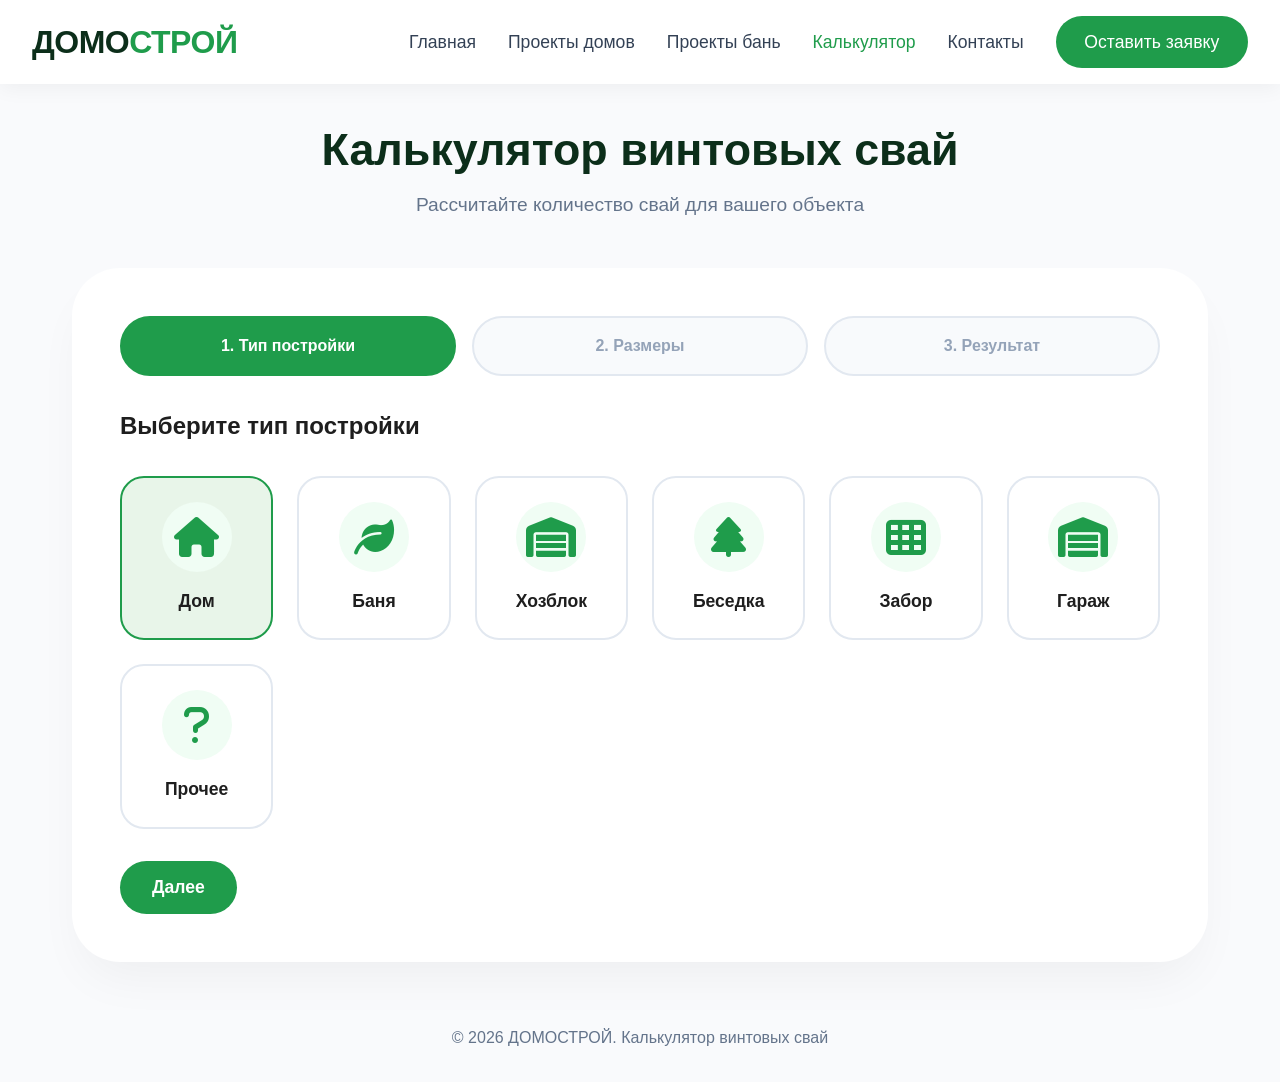
<file: calculator.html>
<!DOCTYPE html>
<html lang="ru">
<head>
    <meta charset="UTF-8">
    <meta name="viewport" content="width=device-width, initial-scale=1.0">
    <title>Калькулятор винтовых свай | ДОМОСТРОЙ</title>
    <link rel="shortcut icon" href="/favicon.ico" type="image/x-icon">
    <link rel="stylesheet" href="https://cdnjs.cloudflare.com/ajax/libs/font-awesome/6.0.0-beta3/css/all.min.css">
    <style>
        * {
            margin: 0;
            padding: 0;
            box-sizing: border-box;
        }

        body {
            font-family: 'Inter', -apple-system, BlinkMacSystemFont, 'Segoe UI', sans-serif;
            background: #f9fafc;
            color: #1e1e1e;
            line-height: 1.5;
        }

        /* ===== НАВИГАЦИЯ ===== */
        .navbar {
            background: white;
            box-shadow: 0 4px 20px rgba(0,0,0,0.05);
            position: sticky;
            top: 0;
            z-index: 100;
        }

        .nav-container {
            max-width: 1400px;
            margin: 0 auto;
            padding: 1rem 2rem;
            display: flex;
            justify-content: space-between;
            align-items: center;
            flex-wrap: wrap;
        }

        .nav-logo {
            display: flex;
            align-items: center;
        }

        .logo-text {
            font-size: 2rem;
            font-weight: 800;
            letter-spacing: -0.5px;
            line-height: 1.2;
        }

        .logo-dark {
            color: #0c2e1a;
        }

        .logo-light {
            color: #1f9c4b;
        }

        .nav-links {
            display: flex;
            gap: 2rem;
            align-items: center;
            flex-wrap: wrap;
        }

        .nav-links a {
            text-decoration: none;
            color: #334155;
            font-weight: 500;
            transition: 0.2s;
            font-size: 1.1rem;
        }

        .nav-links a:hover {
            color: #1f9c4b;
        }

        .nav-button {
            background: #1f9c4b;
            color: white !important;
            padding: 0.8rem 1.8rem;
            border-radius: 100px;
        }

        .nav-button:hover {
            background: #24b155;
            color: white !important;
        }

        /* ===== КАЛЬКУЛЯТОР ===== */
        .calc-section {
            max-width: 1200px;
            margin: 2rem auto;
            padding: 0 2rem;
        }

        .calc-header {
            text-align: center;
            margin-bottom: 3rem;
        }

        .calc-header h1 {
            font-size: 2.8rem;
            font-weight: 700;
            color: #0c2e1a;
            margin-bottom: 0.5rem;
        }

        .calc-header p {
            color: #64748b;
            font-size: 1.2rem;
        }

        .calc-container {
            background: white;
            border-radius: 48px;
            padding: 3rem;
            box-shadow: 0 25px 50px -12px rgba(0,0,0,0.05);
        }

        /* Шаги калькулятора */
        .calc-steps {
            display: flex;
            gap: 1rem;
            margin-bottom: 2rem;
            flex-wrap: wrap;
        }

        .step {
            flex: 1;
            min-width: 200px;
            padding: 1rem;
            background: #f8fafc;
            border-radius: 100px;
            text-align: center;
            font-weight: 600;
            color: #94a3b8;
            border: 2px solid #e2e8f0;
        }

        .step.active {
            background: #1f9c4b;
            color: white;
            border-color: #1f9c4b;
        }

        /* ===== КРАСИВЫЙ ВЫБОР ПОСТРОЙКИ ===== */
        .buildings-grid {
            display: grid;
            grid-template-columns: repeat(auto-fit, minmax(140px, 1fr));
            gap: 1.5rem;
            margin: 2rem 0;
        }

        .building-item {
            background: white;
            border: 2px solid #e2e8f0;
            border-radius: 24px;
            padding: 1.5rem 0.5rem;
            text-align: center;
            cursor: pointer;
            transition: 0.3s;
            display: block;
        }

        .building-item:hover {
            border-color: #1f9c4b;
            transform: translateY(-3px);
            box-shadow: 0 10px 25px -10px rgba(31,156,75,0.2);
        }

        .building-item.selected {
            border-color: #1f9c4b;
            background: #e8f5e9;
        }

        .building-icon {
            width: 70px;
            height: 70px;
            background: #f0fdf4;
            border-radius: 50%;
            display: flex;
            align-items: center;
            justify-content: center;
            margin: 0 auto 1rem;
        }

        .building-icon i {
            font-size: 2.5rem;
            color: #1f9c4b;
        }

        .building-item span {
            display: block;
            font-weight: 600;
            font-size: 1.1rem;
        }

        /* Форма */
        .form-group {
            margin-bottom: 1.5rem;
        }

        .form-group label {
            display: block;
            margin-bottom: 0.5rem;
            font-weight: 600;
            color: #334155;
        }

        .form-control {
            width: 100%;
            padding: 1rem;
            border: 2px solid #e2e8f0;
            border-radius: 16px;
            font-size: 1rem;
        }

        .form-control:focus {
            outline: none;
            border-color: #1f9c4b;
        }

        .radio-group {
            display: flex;
            gap: 1.5rem;
            flex-wrap: wrap;
        }

        .radio-group label {
            display: flex;
            align-items: center;
            gap: 0.5rem;
            font-weight: 400;
            cursor: pointer;
        }

        .btn {
            display: inline-flex;
            align-items: center;
            justify-content: center;
            gap: 10px;
            padding: 1rem 2rem;
            border-radius: 100px;
            font-size: 1.1rem;
            font-weight: 600;
            text-decoration: none;
            border: none;
            cursor: pointer;
            transition: 0.2s;
        }

        .btn-primary {
            background: #1f9c4b;
            color: white;
        }

        .btn-primary:hover {
            background: #24b155;
            transform: scale(1.02);
        }

        .btn-outline {
            background: transparent;
            border: 2px solid #1f9c4b;
            color: #1f9c4b;
        }

        .btn-outline:hover {
            background: #1f9c4b;
            color: white;
        }

        /* Результаты */
        .result-section {
            margin-top: 2rem;
            padding: 2rem;
            background: #f8fafc;
            border-radius: 32px;
        }

        .result-grid {
            display: grid;
            grid-template-columns: 1fr 300px;
            gap: 2rem;
        }

        .pile-field {
            background: white;
            border-radius: 24px;
            padding: 1.5rem;
            border: 1px solid #e2e8f0;
        }

        .svg-container {
            width: 100%;
            height: 400px;
            display: flex;
            align-items: center;
            justify-content: center;
        }

        svg {
            max-width: 100%;
            max-height: 100%;
        }

        .result-meta {
            background: white;
            border-radius: 24px;
            padding: 1.5rem;
            border: 1px solid #e2e8f0;
        }

        .result-meta h3 {
            margin-bottom: 1rem;
            color: #0c2e1a;
        }

        .result-item {
            margin-bottom: 0.3rem;  /* Уменьшили отступ */
            color: #475569;
            line-height: 1.3;       /* Уплотнили строки */
        }

        .result-item strong {
            color: #1f9c4b;
        }

        .action-buttons {
            display: flex;
            gap: 1rem;
            margin: 1.5rem 0;
            flex-wrap: wrap;
        }

        .action-btn {
            flex: 1;
            padding: 0.8rem;
            background: white;
            border: 2px solid #e2e8f0;
            border-radius: 100px;
            font-weight: 600;
            color: #334155;
            cursor: pointer;
            transition: 0.2s;
            display: flex;
            align-items: center;
            justify-content: center;
            gap: 8px;
        }

        .action-btn:hover {
            border-color: #1f9c4b;
            color: #1f9c4b;
        }

        /* ===== ФОРМА ЗАЯВКИ ===== */
        .order-form-section {
            margin: 2rem 0 0;
            padding: 2rem;
            background: white;
            border-radius: 32px;
            border: 1px solid #e2e8f0;
        }

        .order-form-section h3 {
            font-size: 1.5rem;
            margin-bottom: 1.5rem;
            color: #0c2e1a;
        }

        .form-row {
            display: grid;
            grid-template-columns: 1fr 1fr;
            gap: 1rem;
        }

        .form-note {
            text-align: center;
            color: #94a3b8;
            font-size: 0.9rem;
            margin-top: 1rem;
        }

        .form-note a {
            color: #1f9c4b;
            text-decoration: none;
        }

        .summary-data {
            background: #f8fafc;
            border-radius: 16px;
            padding: 1rem;
            margin-bottom: 1.5rem;
            font-size: 0.95rem;
        }

        .summary-data p {
            margin: 0.3rem 0;
        }

        @media (max-width: 900px) {
            .result-grid {
                grid-template-columns: 1fr;
            }
            
            .svg-container {
                height: 300px;
            }
            
            .form-row {
                grid-template-columns: 1fr;
            }
        }

        @media print {
            .navbar, .calc-header, .calc-steps, .action-buttons, .order-form-section, .footer {
                display: none !important;
            }
            
            .result-section {
                background: white;
                padding: 10px !important;
                margin: 0 !important;
                page-break-inside: avoid;
            }
            
            .result-grid {
                display: grid;
                grid-template-columns: 1fr 300px;
                gap: 1rem;
                page-break-inside: avoid;
            }
            
            .pile-field, .result-meta {
                border: 1px solid #ddd;
                box-shadow: none;
                page-break-inside: avoid;
            }
            
            .pile-field svg {
                max-height: 350px !important;
            }
            
            /* Увеличиваем текст "Всего свай" под рисунком */
            .pile-field text:last-of-type {
                font-size: 18px !important;
                font-weight: 800 !important;
                fill: #1f9c4b !important;
            }
            
            .print-header {
                display: flex !important;
                align-items: center;
                justify-content: space-between;
                margin-bottom: 15px;
                padding-bottom: 10px;
                border-bottom: 2px solid #1f9c4b;
            }
            
            .print-logo {
                display: flex !important;
                align-items: center;
                gap: 10px;
            }
            
            .print-logo-text {
                font-size: 1.8rem;
                font-weight: 800;
                letter-spacing: -0.5px;
            }
            
            .print-logo-dark {
                color: #0c2e1a;
            }
            
            .print-logo-light {
                color: #1f9c4b;
            }
            
            .print-contacts {
                font-size: 0.9rem;
                color: #334155;
                text-align: right;
            }
            
            .print-contacts p {
                margin: 2px 0;
            }
            
            .print-footer {
                margin-top: 10px;
                text-align: center;
                font-size: 0.8rem;
                color: #64748b;
                border-top: 1px solid #e2e8f0;
                padding-top: 8px;
                page-break-inside: avoid;
            }
            
            /* Убираем разрывы страниц */
            .calc-container, .result-section, .result-grid, .pile-field, .result-meta {
                page-break-inside: avoid;
                break-inside: avoid;
            }
            
            /* Уменьшаем отступы */
            .result-meta {
                padding: 1rem !important;
            }
            
            .result-meta h3 {
                margin-bottom: 0.8rem;  /* Уменьшили отступ */
                color: #0c2e1a;
            }

            .result-meta h4 {
                margin: 0.5rem 0 0.3rem; /* Уплотнили */
            }
            
        }
/* ===== УВЕДОМЛЕНИЯ ===== */
.notification {
    position: fixed;
    top: 20px;
    right: 20px;
    background: white;
    border-radius: 16px;
    padding: 1.2rem 1.5rem;
    box-shadow: 0 20px 40px rgba(0,0,0,0.1);
    border-left: 4px solid #1f9c4b;
    z-index: 1000;
    transform: translateX(400px);
    transition: 0.3s;
    max-width: 350px;
}

.notification.show {
    transform: translateX(0);
}

.notification.error {
    border-left-color: #dc2626;
}

.notification-content {
    display: flex;
    align-items: center;
    gap: 1rem;
}

.notification-content i {
    font-size: 1.5rem;
    color: #1f9c4b;
}

.notification.error i {
    color: #dc2626;
}

.notification-content p {
    font-weight: 500;
    margin: 0;
}
/* ===== МОБИЛЬНЫЕ ФИКСЫ ДЛЯ КАЛЬКУЛЯТОРА ===== */
@media (max-width: 700px) {
    /* Контейнер калькулятора */
    .calc-section {
        padding: 0 0.5rem !important;
    }
    
    .calc-container {
        padding: 1.5rem !important;
        border-radius: 32px !important;
    }
    
    /* Заголовок */
    .calc-header h1 {
        font-size: 2rem !important;
    }
    
    .calc-header p {
        font-size: 1rem !important;
    }
    
    /* Шаги */
    .calc-steps {
        flex-direction: column !important;
        gap: 0.5rem !important;
    }
    
    .step {
        width: 100% !important;
        padding: 0.7rem !important;
        font-size: 0.9rem !important;
    }
    
    /* Сетка построек */
    .buildings-grid {
        grid-template-columns: repeat(3, 1fr) !important;
        gap: 0.5rem !important;
    }
    
    .building-item {
        padding: 0.8rem 0.2rem !important;
    }
    
    .building-icon {
        width: 50px !important;
        height: 50px !important;
    }
    
    .building-icon i {
        font-size: 1.5rem !important;
    }
    
    .building-item span {
        font-size: 0.8rem !important;
    }
    
    /* Форма ввода */
    .form-group label {
        font-size: 0.9rem !important;
    }
    
    .form-control {
        padding: 0.8rem !important;
    }
    
    .radio-group {
        flex-wrap: wrap !important;
        gap: 0.5rem !important;
    }
    
    .radio-group label {
        font-size: 0.9rem !important;
        background: #f8fafc;
        padding: 0.4rem 1rem;
        border-radius: 100px;
        border: 1px solid #e2e8f0;
    }
    
    /* Результаты */
    .result-section {
        padding: 1rem !important;
    }
    
    .result-grid {
        grid-template-columns: 1fr !important;
        gap: 1rem !important;
    }
    
    .pile-field {
        padding: 1rem !important;
    }
    
    .svg-container {
        height: 250px !important;
    }
    
    .result-meta {
        padding: 1rem !important;
    }
    
    .result-meta h3 {
        font-size: 1.2rem !important;
        margin-bottom: 0.8rem !important;
    }
    
    .result-item {
        font-size: 0.9rem !important;
        margin-bottom: 0.3rem !important;
    }
    
    /* Кнопки действий */
    .action-buttons {
        flex-direction: column !important;
        gap: 0.5rem !important;
    }
    
    .action-btn {
        width: 100% !important;
        padding: 0.7rem !important;
        font-size: 0.9rem !important;
    }
    
    .btn {
        padding: 0.8rem !important;
        font-size: 1rem !important;
    }
    
    /* Форма заказа */
    .order-form-section {
        padding: 1.2rem !important;
        margin-top: 1rem !important;
    }
    
    .order-form-section h3 {
        font-size: 1.2rem !important;
        margin-bottom: 1rem !important;
    }
    
    .form-row {
        grid-template-columns: 1fr !important;
        gap: 0.8rem !important;
    }
    
    .summary-data {
        padding: 0.8rem !important;
        font-size: 0.85rem !important;
    }

    /* ===== ИСПРАВЛЕНИЕ ДЛЯ НАВИГАЦИИ ===== */
    .navbar .nav-container {
        flex-direction: column !important;
        padding: 0.5rem 1rem !important;
    }
    
    .navbar .nav-logo {
        width: 100% !important;
        text-align: center !important;
    }
    
    .navbar .logo-text {
        font-size: 1.8rem !important;
    }
    
    .navbar .nav-links {
        display: flex !important;
        flex-wrap: wrap !important;
        justify-content: center !important;
        gap: 0.8rem !important;
        width: 100% !important;
    }
    
    .navbar .nav-links a {
        font-size: 0.9rem !important;
        white-space: nowrap !important;
    }
    
    .navbar .nav-button {
        padding: 0.4rem 1rem !important;
        font-size: 0.9rem !important;
    }
}

@media (max-width: 480px) {
    .buildings-grid {
        grid-template-columns: repeat(2, 1fr) !important;
    }
    
    .calc-header h1 {
        font-size: 1.5rem !important;
    }
    
    .svg-container {
        height: 200px !important;
    }

    /* Навигация для 480px */
    .navbar .nav-container {
        padding: 0.5rem 0.8rem !important;
    }
    
    .navbar .logo-text {
        font-size: 1.5rem !important;
    }
    
    .navbar .nav-links {
        gap: 0.5rem !important;
    }
    
    .navbar .nav-links a {
        font-size: 0.8rem !important;
    }
    
    .navbar .nav-button {
        padding: 0.3rem 0.8rem !important;
        font-size: 0.8rem !important;
    }
}
/* ===== ПРИНУДИТЕЛЬНОЕ ВЫРАВНИВАНИЕ ЛОГОТИПА ПО ЦЕНТРУ ===== */
@media (max-width: 700px) {
    .navbar .nav-container {
        justify-content: center !important;
    }
    
    .navbar .nav-logo {
        margin: 0 auto !important;
        text-align: center !important;
        display: block !important;
        float: none !important;
    }
    
    .navbar .nav-logo a {
        display: inline-block !important;
        margin: 0 auto !important;
    }
    
    .navbar .logo-text {
        text-align: center !important;
        display: inline-block !important;
    }
}
        
        
    </style>
</head>
<body>
    <div class="navbar">
        <div class="nav-container">
            <div class="nav-logo">
                <a href="index.html" style="text-decoration: none; display: block;">
                    <div class="logo-text">
                        <span class="logo-dark">ДОМО</span><span class="logo-light">СТРОЙ</span>
                    </div>
                </a>
            </div>
            <div class="nav-links">
                <a href="index.html">Главная</a>
                <a href="houses.html">Проекты домов</a>
                <a href="baths.html">Проекты бань</a>
                <a href="calculator.html"style="color: #1f9c4b;">Калькулятор</a>
                <a href="index.html#contacts">Контакты</a>
                <a href="index.html#form" class="nav-button">Оставить заявку</a>
            </div>
        </div>
    </div>

    <div class="calc-section">
        <div class="calc-header">
            <h1>Калькулятор винтовых свай</h1>
            <p>Рассчитайте количество свай для вашего объекта</p>
        </div>

        <div class="calc-container">
            <!-- Шаги -->
            <div class="calc-steps">
                <div class="step active" id="step1-indicator">1. Тип постройки</div>
                <div class="step" id="step2-indicator">2. Размеры</div>
                <div class="step" id="step3-indicator">3. Результат</div>
            </div>

            <!-- ШАГ 1: Тип постройки -->
            <div id="step1-content">
                <h2 style="margin-bottom: 1.5rem;">Выберите тип постройки</h2>
                
                <div class="buildings-grid" style="margin-bottom: 2rem;">
                    <label class="building-item">
                        <input type="radio" name="buildingType" value="house" checked style="display: none;">
                        <div class="building-icon">
                            <i class="fas fa-home"></i>
                        </div>
                        <span>Дом</span>
                    </label>
                    
                    <label class="building-item">
                        <input type="radio" name="buildingType" value="bath" style="display: none;">
                        <div class="building-icon">
                            <i class="fas fa-leaf"></i>
                        </div>
                        <span>Баня</span>
                    </label>
                    
                    <label class="building-item">
                        <input type="radio" name="buildingType" value="shed" style="display: none;">
                        <div class="building-icon">
                            <i class="fas fa-warehouse"></i>
                        </div>
                        <span>Хозблок</span>
                    </label>
                    
                    <label class="building-item">
                        <input type="radio" name="buildingType" value="gazebo" style="display: none;">
                        <div class="building-icon">
                            <i class="fas fa-tree"></i>
                        </div>
                        <span>Беседка</span>
                    </label>
                    
                    <label class="building-item">
                        <input type="radio" name="buildingType" value="fence" style="display: none;">
                        <div class="building-icon">
                            <i class="fas fa-th"></i>
                        </div>
                        <span>Забор</span>
                    </label>
                    
                    <label class="building-item">
                        <input type="radio" name="buildingType" value="garage" style="display: none;">
                        <div class="building-icon">
                            <i class="fas fa-warehouse"></i>
                        </div>
                        <span>Гараж</span>
                    </label>
                    <!-- В блоке выбора постройки добавьте новый элемент -->
                    <label class="building-item">
                        <input type="radio" name="buildingType" value="other" style="display: none;">
                        <div class="building-icon">
                            <i class="fas fa-question"></i>
                        </div>
                        <span>Прочее</span>
                    </label>
                </div>
                
                <button class="btn btn-primary" id="toStep2">Далее</button>
            </div>

            <!-- ШАГ 2: Размеры -->
            <div id="step2-content" style="display: none;">
                <h2 style="margin-bottom: 1.5rem;">Введите размеры</h2>
                
                <div class="form-group">
                    <label>Длина (метров)</label>
                    <input type="number" class="form-control" id="length" min="1" max="50" value="6" step="0.1">
                </div>
                
                <div class="form-group">
                    <label>Ширина (метров)</label>
                    <input type="number" class="form-control" id="width" min="1" max="50" value="4" step="0.1">
                </div>
                
                <div class="form-group">
                    <label>Шаг между сваями (метров)</label>
                    <div class="radio-group">
                        <label><input type="radio" name="spacing" value="1.5"> 1.5 м</label>
                        <label><input type="radio" name="spacing" value="2" checked> 2 м</label>
                        <label><input type="radio" name="spacing" value="2.5"> 2.5 м</label>
                        <label><input type="radio" name="spacing" value="3"> 3 м</label>
                    </div>
                </div>
                
                <div style="display: flex; gap: 1rem;">
                    <button class="btn btn-outline" id="backToStep1">Назад</button>
                    <button class="btn btn-primary" id="calculateBtn">Рассчитать</button>
                </div>
            </div>

            <!-- ШАГ 3: Результат -->
            <div id="result-content" style="display: none;">
                <div class="result-section">
                    
                    <!-- ШАПКА ДЛЯ ПЕЧАТИ -->
                    <div class="print-header" style="display: none;">
                        <div class="print-logo">
                            <div class="print-logo-text">
                                <span class="print-logo-dark">ДОМО</span><span class="print-logo-light">СТРОЙ</span>
                            </div>
                        </div>
                        <div class="print-contacts">
                            <p><i class="fas fa-phone"></i> +7 (913) 066-23-20</p>
                            <p><i class="fas fa-envelope"></i> domostroynsk@yandex.ru</p>
                            <p><i class="fas fa-map-marker-alt"></i> г. Новосибирск, ул. Строителей, д. 10</p>
                        </div>
                    </div>
                    
                    <div class="result-grid">
                        <div class="pile-field">
                            <div class="svg-container" id="svgContainer"></div>
                        </div>
                        
                        <div class="result-meta">
                            <h3>Результаты расчёта</h3>
                            <div class="result-item" id="resultTotal">Всего свай: —</div>
                            <div class="result-item" id="resultRows">Рядов: —</div>
                            <div class="result-item" id="resultCols">Колонн: —</div>
                            <div class="result-item" id="resultSpacing">Шаг: — м</div>
                            <div class="result-item" id="resultDiameter">Диаметр свай: — мм</div>
                            
                            <div style="margin: 1rem 0;">
                                <h4>Введённые данные:</h4>
                                <div class="result-item" id="inputData"></div>
                            </div>
                            
                            <div class="action-buttons">
                                <button class="action-btn" id="copyResult">
                                    <i class="fas fa-copy"></i> Копировать
                                </button>
                                <button class="action-btn" id="printResult">
                                    <i class="fas fa-print"></i> Печать
                                </button>
                            </div>
                            
                            <button class="btn btn-primary" style="width: 100%;" id="orderBtn">
                                <i class="fas fa-paper-plane"></i> Оставить заявку
                            </button>
                            
                            <button class="btn btn-outline" style="width: 100%; margin-top: 1rem;" id="newCalcBtn">
                                Новый расчёт
                            </button>
                        </div>
                    </div>
                    
                    <!-- ПОДВАЛ ДЛЯ ПЕЧАТИ -->
                    <div class="print-footer" style="display: none;">
                        <p>© 2026 ДОМОСТРОЙ - Строительная компания в Новосибирске</p>
                        <p>Расчёт выполнен на калькуляторе винтовых свай | Все цены уточняйте у менеджера</p>
                    </div>
                    
                </div>
                
                <!-- ФОРМА ЗАЯВКИ -->
                <div id="orderForm" class="order-form-section" style="display: none;">
                    <h3>Оставьте заявку</h3>
                    
                    <div class="summary-data" id="orderSummary">
                        <!-- Сюда подставятся данные из расчёта -->
                    </div>
                    
                    <form id="calcOrderForm">
                        <input type="hidden" id="orderBuildingType">
                        <input type="hidden" id="orderLength">
                        <input type="hidden" id="orderWidth">
                        <input type="hidden" id="orderSpacing">
                        <input type="hidden" id="orderTotalPiles">
                        <input type="hidden" id="orderDiameter">
                        
                        <div class="form-group">
                            <label>Ваше имя</label>
                            <input type="text" class="form-control" id="orderName" placeholder="Иван Петров" required>
                        </div>
                        
                        <div class="form-group">
                            <label>Телефон</label>
                            <input type="tel" class="form-control" id="orderPhone" placeholder="+7 (913) 066-23-20" required>
                        </div>
                        
                        <div class="form-group">
                            <label>Адрес объекта (необязательно)</label>
                            <input type="text" class="form-control" id="orderAddress" placeholder="г. Новосибирск, ул. Строителей">
                        </div>
                        
                        <div class="form-row">
                            <div class="form-group">
                                <label>Тип постройки</label>
                                <select class="form-control" id="orderBuildingTypeSelect" required>
                                    <option value="house">Дом</option>
                                    <option value="bath">Баня</option>
                                    <option value="shed">Хозблок</option>
                                    <option value="gazebo">Беседка</option>
                                    <option value="fence">Забор</option>
                                    <option value="garage">Гараж</option>
                                    <option value="other">Прочее</option> 
                                </select>
                            </div>
                            
                            <div class="form-group">
                                <label>Материал стен</label>
                                <select class="form-control" id="orderMaterial" required>
                                    <option value="брус">Брус</option>
                                    <option value="бревно">Бревно</option>
                                    <option value="каркас">Каркас</option>
                                    <option value="СИП">СИП</option>
                                    <option value="газобетон">Газобетон</option>
                                    <option value="кирпич">Кирпич</option>
                                </select>
                            </div>
                        </div>
                        
                        <button type="submit" class="btn btn-primary" style="width: 100%;">
                            <i class="fas fa-paper-plane"></i> Отправить заявку
                        </button>
                        
                        <div class="form-note">
                            Нажимая кнопку, вы соглашаетесь с <a href="#">политикой конфиденциальности</a>
                        </div>
                    </form>
                    
                    <button class="btn btn-outline" style="width: 100%; margin-top: 1rem;" id="backToResultsBtn">
                        ← Назад к результатам
                    </button>
                </div>
            </div>
        </div>
    </div>

    <div class="footer" style="text-align: center; padding: 2rem; color: #64748b;">
        <p>© 2026 ДОМОСТРОЙ. Калькулятор винтовых свай</p>
    </div>

    <div class="notification" id="notification">
        <div class="notification-content">
            <i class="fas fa-check-circle"></i>
            <p id="notificationMessage">Спасибо! Заявка отправлена</p>
        </div>
    </div>

    <script>
        // Состояние
        let currentStep = 1;
        let buildingType = 'house';
        let length = 6;
        let width = 4;
        let spacing = 2;
        let totalPiles = 0;
        let diameter = '108 мм';
        let material = 'брус';

        const step1Content = document.getElementById('step1-content');
        const step2Content = document.getElementById('step2-content');
        const resultContent = document.getElementById('result-content');
        const orderForm = document.getElementById('orderForm');
        
        const step1Ind = document.getElementById('step1-indicator');
        const step2Ind = document.getElementById('step2-indicator');
        const step3Ind = document.getElementById('step3-indicator');

        // Выбор постройки (красивые карточки)
        document.querySelectorAll('.building-item').forEach(item => {
            item.addEventListener('click', function() {
                document.querySelectorAll('.building-item').forEach(i => i.classList.remove('selected'));
                this.classList.add('selected');
                const radio = this.querySelector('input[type="radio"]');
                radio.checked = true;
            });
        });

        // Устанавливаем начальное выделение
        document.querySelector('.building-item input[value="house"]').closest('.building-item').classList.add('selected');

        // Навигация
        document.getElementById('toStep2').addEventListener('click', () => {
            buildingType = document.querySelector('input[name="buildingType"]:checked').value;
            step1Content.style.display = 'none';
            step2Content.style.display = 'block';
            
            step1Ind.classList.remove('active');
            step2Ind.classList.add('active');
        });

        document.getElementById('backToStep1').addEventListener('click', () => {
            step2Content.style.display = 'none';
            step1Content.style.display = 'block';
            
            step2Ind.classList.remove('active');
            step1Ind.classList.add('active');
        });

        // Расчёт
        document.getElementById('calculateBtn').addEventListener('click', () => {
            console.log('Кнопка нажата'); // Проверка
            
            // Получаем данные
            length = parseFloat(document.getElementById('length').value) || 6;
            width = parseFloat(document.getElementById('width').value) || 4;
            spacing = parseFloat(document.querySelector('input[name="spacing"]:checked')?.value || 2);
            
            console.log('Длина:', length, 'Ширина:', width, 'Шаг:', spacing); // Проверка
            
            // Определяем диаметр свай
            if (buildingType === 'fence') diameter = '76 мм';
            else if (buildingType === 'other') diameter = '89 мм'; // или любой стандартный
            else if (buildingType === 'bath' || buildingType === 'shed' || buildingType === 'gazebo' || buildingType === 'garage') diameter = '89 мм';
            else diameter = '108 мм';
            
            // Расчёт сетки
            const cols = Math.ceil(length / spacing) + 1;
            const rows = Math.ceil(width / spacing) + 1;
            totalPiles = cols * rows;
            
            console.log('Колонн:', cols, 'Рядов:', rows, 'Всего:', totalPiles); // Проверка
            
            // Отображаем результаты
            document.getElementById('resultTotal').innerHTML = `<strong>Всего свай:</strong> ${totalPiles}`;
            document.getElementById('resultRows').innerHTML = `<strong>Рядов:</strong> ${rows}`;
            document.getElementById('resultCols').innerHTML = `<strong>Колонн:</strong> ${cols}`;
            document.getElementById('resultSpacing').innerHTML = `<strong>Шаг:</strong> ${spacing} м`;
            document.getElementById('resultDiameter').innerHTML = `<strong>Диаметр свай:</strong> ${diameter}`;
            
            const buildingTypeText = {
                house: 'Дом',
                bath: 'Баня',
                shed: 'Хозблок',
                gazebo: 'Беседка',
                fence: 'Забор',
                garage: 'Гараж',
                other: 'Прочее'
            }[buildingType];
            
            document.getElementById('inputData').innerHTML = `
                Тип: ${buildingTypeText}<br>
                Длина: ${length} м<br>
                Ширина: ${width} м<br>
                Шаг: ${spacing} м
            `;
            
            // Рисуем поле
            drawPileField(length, width, spacing, cols, rows);
            
            // Переключаемся на результат
            step2Content.style.display = 'none';
            resultContent.style.display = 'block';
            orderForm.style.display = 'none';
            
            step2Ind.classList.remove('active');
            step3Ind.classList.add('active');
        });

        // Отрисовка свайного поля
        function drawPileField(L, W, s, cols, rows) {
            console.log('Рисуем поле'); // Проверка
            
            const container = document.getElementById('svgContainer');
            if (!container) {
                console.error('Контейнер svgContainer не найден');
                return;
            }
            
            // Фиксированные размеры SVG
            const svgW = 600;
            const svgH = 400;
            const margin = 60;
            
            const fieldW = svgW - margin * 2;
            const fieldH = svgH - margin * 2 - 30; // Уменьшил поле, чтобы освободить место в самом низу
            
            // Масштабируем, чтобы сохранить пропорции
            const scaleX = fieldW / L;
            const scaleY = fieldH / W;
            const scale = Math.min(scaleX, scaleY);
            
            const scaledFieldW = L * scale;
            const scaledFieldH = W * scale;
            
            // Центрируем поле
            const offsetX = margin + (fieldW - scaledFieldW) / 2;
            const offsetY = margin + (fieldH - scaledFieldH) / 2;
            
            const stepX = scaledFieldW / (cols - 1);
            const stepY = scaledFieldH / (rows - 1);
            
            let svg = `<svg width="${svgW}" height="${svgH}" viewBox="0 0 ${svgW} ${svgH}" style="background: white;">`;
            
            // Фон
            svg += `<rect x="0" y="0" width="100%" height="100%" fill="white"/>`;
            
            // Внешний контур
            svg += `<rect x="${offsetX}" y="${offsetY}" width="${scaledFieldW}" height="${scaledFieldH}" fill="none" stroke="#1f9c4b" stroke-width="2" stroke-dasharray="5,5"/>`;
            
            // Вертикальные линии сетки
            for (let i = 0; i < cols; i++) {
                const x = offsetX + i * stepX;
                svg += `<line x1="${x}" y1="${offsetY}" x2="${x}" y2="${offsetY + scaledFieldH}" stroke="#e2e8f0" stroke-width="1"/>`;
            }
            
            // Горизонтальные линии сетки
            for (let j = 0; j < rows; j++) {
                const y = offsetY + j * stepY;
                svg += `<line x1="${offsetX}" y1="${y}" x2="${offsetX + scaledFieldW}" y2="${y}" stroke="#e2e8f0" stroke-width="1"/>`;
            }
            
            // Сваи (красные точки)
            for (let r = 0; r < rows; r++) {
                for (let c = 0; c < cols; c++) {
                    const x = offsetX + c * stepX;
                    const y = offsetY + r * stepY;
                    svg += `<circle cx="${x}" cy="${y}" r="6" fill="#dc2626" stroke="white" stroke-width="2"/>`;
                }
            }
            
            // Подписи расстояний по горизонтали (над верхней линией)
            for (let i = 0; i < cols - 1; i++) {
                const x1 = offsetX + i * stepX;
                const x2 = offsetX + (i + 1) * stepX;
                const midX = (x1 + x2) / 2;
                svg += `<text x="${midX}" y="${offsetY - 10}" text-anchor="middle" fill="#1e1e1e" font-size="10">${s}м</text>`;
            }
            
            // Подписи расстояний по вертикали (слева от левой линии)
            for (let j = 0; j < rows - 1; j++) {
                const y1 = offsetY + j * stepY;
                const y2 = offsetY + (j + 1) * stepY;
                const midY = (y1 + y2) / 2;
                svg += `<text x="${offsetX - 10}" y="${midY}" text-anchor="end" fill="#1e1e1e" font-size="10" alignment-baseline="middle">${s}м</text>`;
            }
            
            // Подпись длины (сверху)
            svg += `<text x="${offsetX + scaledFieldW/2}" y="${offsetY - 30}" text-anchor="middle" fill="#1e1e1e" font-size="14" font-weight="bold">Длина: ${L} м</text>`;
            
            // Подпись ширины (слева вертикально)
            svg += `<text x="${offsetX - 40}" y="${offsetY + scaledFieldH/2}" text-anchor="middle" fill="#1e1e1e" font-size="14" font-weight="bold" transform="rotate(-90, ${offsetX - 40}, ${offsetY + scaledFieldH/2})">Ширина: ${W} м</text>`;
            
            // ТЕКСТ В САМОМ НИЗУ SVG
            svg += `<text x="${svgW/2}" y="${svgH - 20}" text-anchor="middle" fill="#1f9c4b" font-size="22" font-weight="800" font-family="Inter, sans-serif">ВСЕГО СВАЙ: ${cols * rows}</text>`;
            
            svg += `</svg>`;
            
            container.innerHTML = svg;
            console.log('Поле нарисовано');
        }

        // Копирование
        document.getElementById('copyResult').addEventListener('click', async () => {
            const text = `
ДОМОСТРОЙ - Калькулятор винтовых свай

${document.getElementById('resultTotal').innerText.replace(/<[^>]*>/g, '')}
${document.getElementById('resultRows').innerText.replace(/<[^>]*>/g, '')}
${document.getElementById('resultCols').innerText.replace(/<[^>]*>/g, '')}
${document.getElementById('resultSpacing').innerText.replace(/<[^>]*>/g, '')}
${document.getElementById('resultDiameter').innerText.replace(/<[^>]*>/g, '')}

Введённые данные:
${document.getElementById('inputData').innerHTML.replace(/<br>/g, '\n').replace(/<[^>]*>/g, '')}

Телефон: +7 (913) 066-23-20
            `;
            
            try {
                await navigator.clipboard.writeText(text);
                showNotification('Результат скопирован!');
            } catch (err) {
                showNotification('Ошибка копирования', true);
            }
        });

        // Печать
        document.getElementById('printResult').addEventListener('click', () => {
            window.print();
        });

        // Новый расчёт
        document.getElementById('newCalcBtn').addEventListener('click', () => {
            resultContent.style.display = 'none';
            step1Content.style.display = 'block';
            
            step3Ind.classList.remove('active');
            step1Ind.classList.add('active');
        });

        // Кнопка "Оставить заявку"
        document.getElementById('orderBtn').addEventListener('click', () => {
            // Заполняем скрытые поля
            document.getElementById('orderBuildingType').value = buildingType;
            document.getElementById('orderLength').value = length;
            document.getElementById('orderWidth').value = width;
            document.getElementById('orderSpacing').value = spacing;
            document.getElementById('orderTotalPiles').value = totalPiles;
            document.getElementById('orderDiameter').value = diameter;
            
            // Заполняем select
            document.getElementById('orderBuildingTypeSelect').value = buildingType;
            
            // Заполняем сводку
            const buildingTypeText = {
                house: 'Дом',
                bath: 'Баня',
                shed: 'Хозблок',
                gazebo: 'Беседка',
                fence: 'Забор',
                garage: 'Гараж',
                other: 'Прочее'
            }[buildingType];
            
            document.getElementById('orderSummary').innerHTML = `
                <p><strong>Тип постройки:</strong> ${buildingTypeText}</p>
                <p><strong>Размеры:</strong> ${length} x ${width} м</p>
                <p><strong>Шаг свай:</strong> ${spacing} м</p>
                <p><strong>Количество свай:</strong> ${totalPiles}</p>
                <p><strong>Диаметр:</strong> ${diameter}</p>
            `;
            
            // Показываем форму
            orderForm.style.display = 'block';
        });

        // Назад к результатам
        document.getElementById('backToResultsBtn').addEventListener('click', () => {
            orderForm.style.display = 'none';
        });

        // Уведомления
        const notification = document.getElementById('notification');
        const notificationMessage = document.getElementById('notificationMessage');
        
        function showNotification(message, isError = false) {
            notificationMessage.textContent = message;
            notification.classList.add('show');
            if (isError) {
                notification.classList.add('error');
            } else {
                notification.classList.remove('error');
            }
            
            setTimeout(() => {
                notification.classList.remove('show');
            }, 4000);
        }

        // Маска для телефона
        const phoneInput = document.getElementById('orderPhone');
        if (phoneInput) {
            phoneInput.addEventListener('input', function(e) {
                let value = e.target.value.replace(/\D/g, '');
                if (value.length > 0) {
                    if (value.startsWith('7') || value.startsWith('8')) {
                        value = value.substring(1);
                    }
                    
                    let formatted = '+7 ';
                    if (value.length > 0) {
                        formatted += '(' + value.substring(0, 3);
                    }
                    if (value.length >= 4) {
                        formatted += ') ' + value.substring(3, 6);
                    }
                    if (value.length >= 7) {
                        formatted += '-' + value.substring(6, 8);
                    }
                    if (value.length >= 9) {
                        formatted += '-' + value.substring(8, 10);
                    }
                    
                    e.target.value = formatted;
                }
            });
        }

        // Отправка формы
        document.getElementById('calcOrderForm').addEventListener('submit', async function(e) {
            e.preventDefault();
            
            const buildingTypeText = {
                house: 'Дом',
                bath: 'Баня',
                shed: 'Хозблок',
                gazebo: 'Беседка',
                fence: 'Забор',
                garage: 'Гараж'
            }[document.getElementById('orderBuildingTypeSelect').value];
            
            const name = document.getElementById('orderName').value;
            const phone = document.getElementById('orderPhone').value;
            const address = document.getElementById('orderAddress').value;
            const material = document.getElementById('orderMaterial').value;
            
            if (!name || !phone) {
                showNotification('Заполните имя и телефон', true);
                return;
            }
            
            try {
                const botToken = '8576050053:AAF1rDfuJ5H9goOF553ouvGzCUHMVQ9Rt3Q';
                
                const text = `
🚨 <b>ЗАЯВКА С КАЛЬКУЛЯТОРА СВАЙ</b>

<b>📌 Тип постройки:</b> ${buildingTypeText}
<b>📐 Размеры:</b> ${length} x ${width} м
<b>📏 Шаг свай:</b> ${spacing} м
<b>🔢 Количество свай:</b> ${totalPiles}
<b>⚙️ Диаметр:</b> ${diameter}
<b>🧱 Материал стен:</b> ${material}

<b>👤 Имя:</b> ${name}
<b>📞 Телефон:</b> ${phone}
<b>📍 Адрес:</b> ${address || 'не указан'}

<b>⏰ Время:</b> ${new Date().toLocaleString('ru-RU')}
                `;
                
                await fetch(`https://api.telegram.org/bot${botToken}/sendMessage`, {
                    method: 'POST',
                    headers: {'Content-Type': 'application/json'},
                    body: JSON.stringify({
                        chat_id: -1002812099564,  // ID группы
                        message_thread_id: 6315,    // ID топика
                        text: text,
                        parse_mode: 'HTML'
                    })
                });
                
                showNotification('Заявка отправлена! Менеджер свяжется с вами');
                
                this.reset();
                
                // Возвращаемся к результатам
                setTimeout(() => {
                    orderForm.style.display = 'none';
                }, 2000);
                
            } catch (error) {
                console.error('Ошибка:', error);
                showNotification('Ошибка отправки', true);
            }
        });
    </script>
    <!-- ПРОСТАЯ И ЛЁГКАЯ НАВИГАЦИЯ ДЛЯ МОБИЛЬНЫХ -->
<script>
// Простая навигация без тяжёлых анимаций
(function() {
    if (document.readyState === 'loading') {
        document.addEventListener('DOMContentLoaded', initSimpleNav);
    } else {
        initSimpleNav();
    }
    
    function initSimpleNav() {
        const navbar = document.querySelector('.navbar');
        if (!navbar) return;
        
        // Только одно состояние - шапка исчезает при скролле вниз
        let lastScrollY = window.scrollY;
        let ticking = false;
        
        // Простая функция без лишних классов
        function updateNav() {
            const currentScrollY = window.scrollY;
            
            // Если скроллим вниз и проехали больше 100px - прячем
            if (currentScrollY > lastScrollY && currentScrollY > 100) {
                navbar.style.transform = 'translateY(-100%)';
                navbar.style.transition = 'transform 0.2s ease';
            } 
            // Если скроллим вверх или в самом верху - показываем
            else if (currentScrollY < lastScrollY || currentScrollY < 10) {
                navbar.style.transform = 'translateY(0)';
            }
            
            lastScrollY = currentScrollY;
            ticking = false;
        }
        
        // Оптимизированный обработчик
        window.addEventListener('scroll', function() {
            if (!ticking) {
                window.requestAnimationFrame(updateNav);
                ticking = true;
            }
        }, { passive: true });
        
        // Показываем при достижении верха
        window.addEventListener('scroll', function() {
            if (window.scrollY < 10) {
                navbar.style.transform = 'translateY(0)';
            }
        }, { passive: true });
    }
})();
</script>
</body>

</html>
</file>
